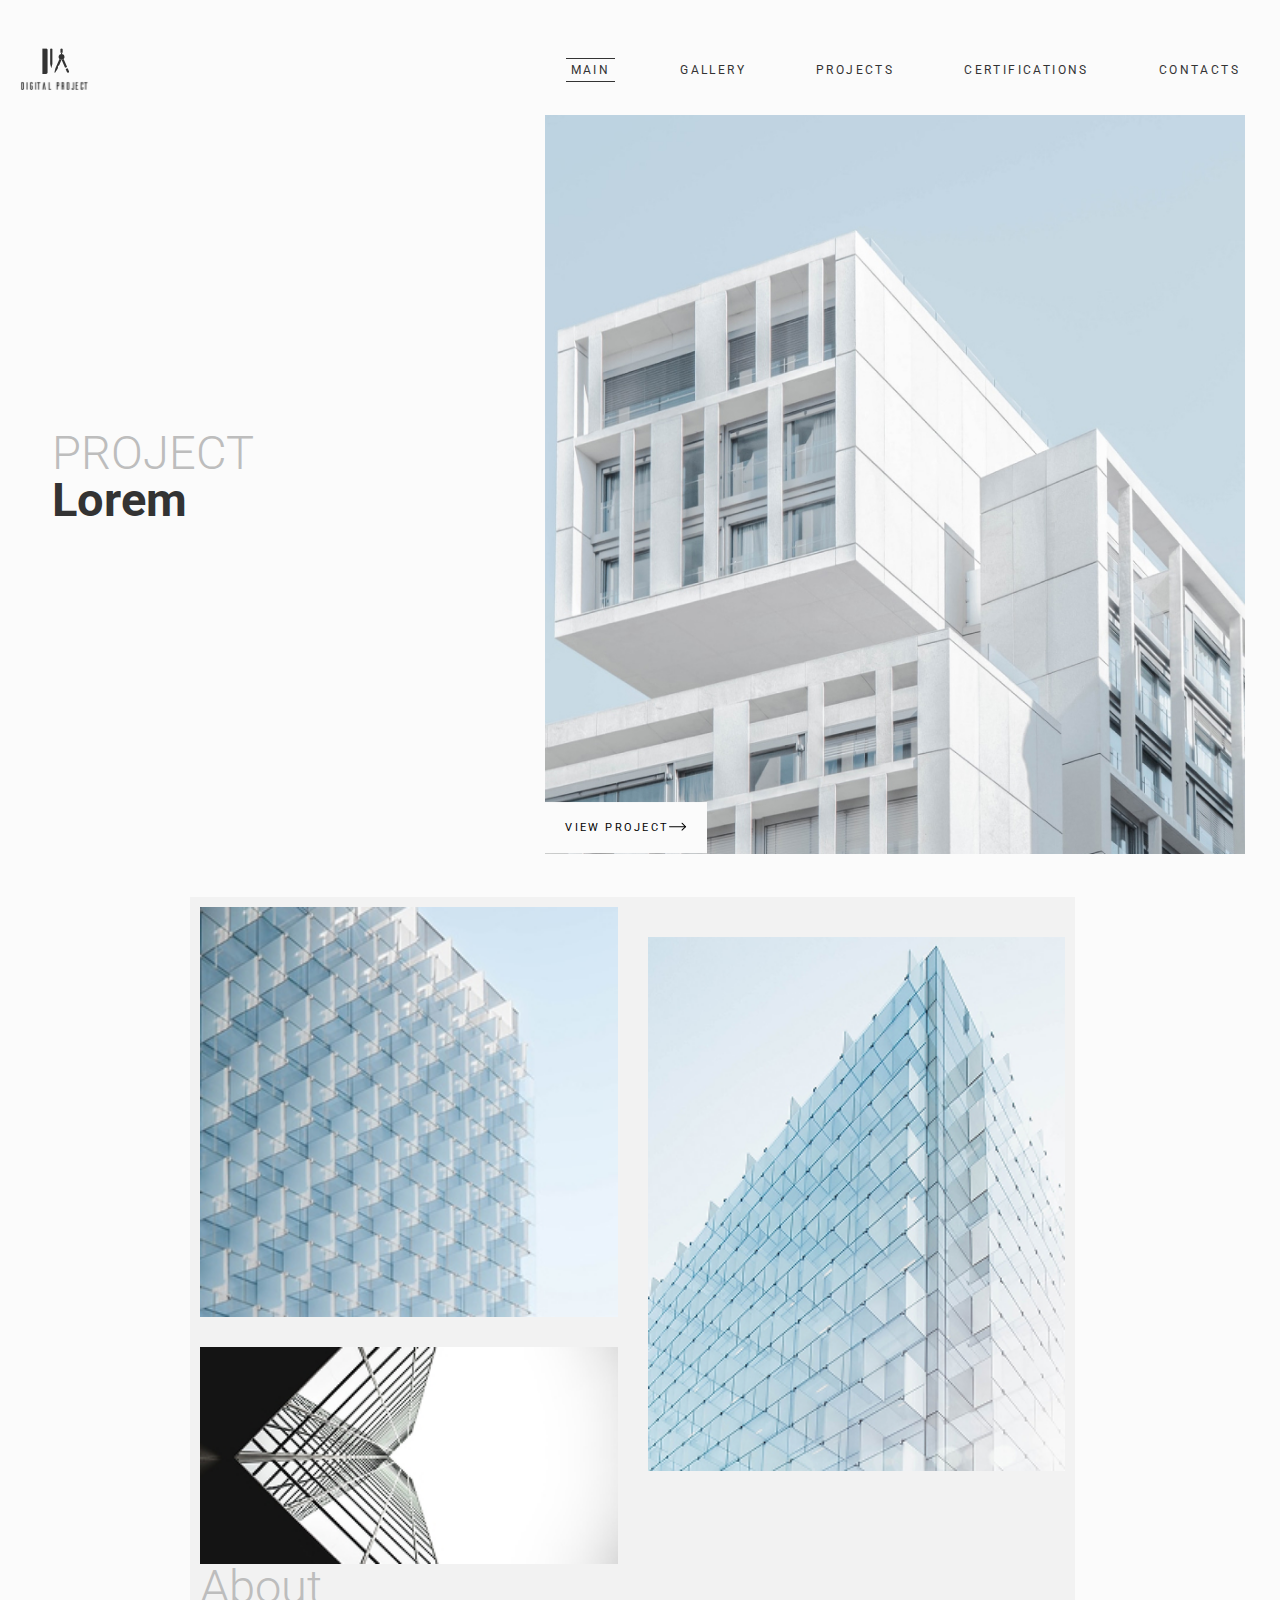
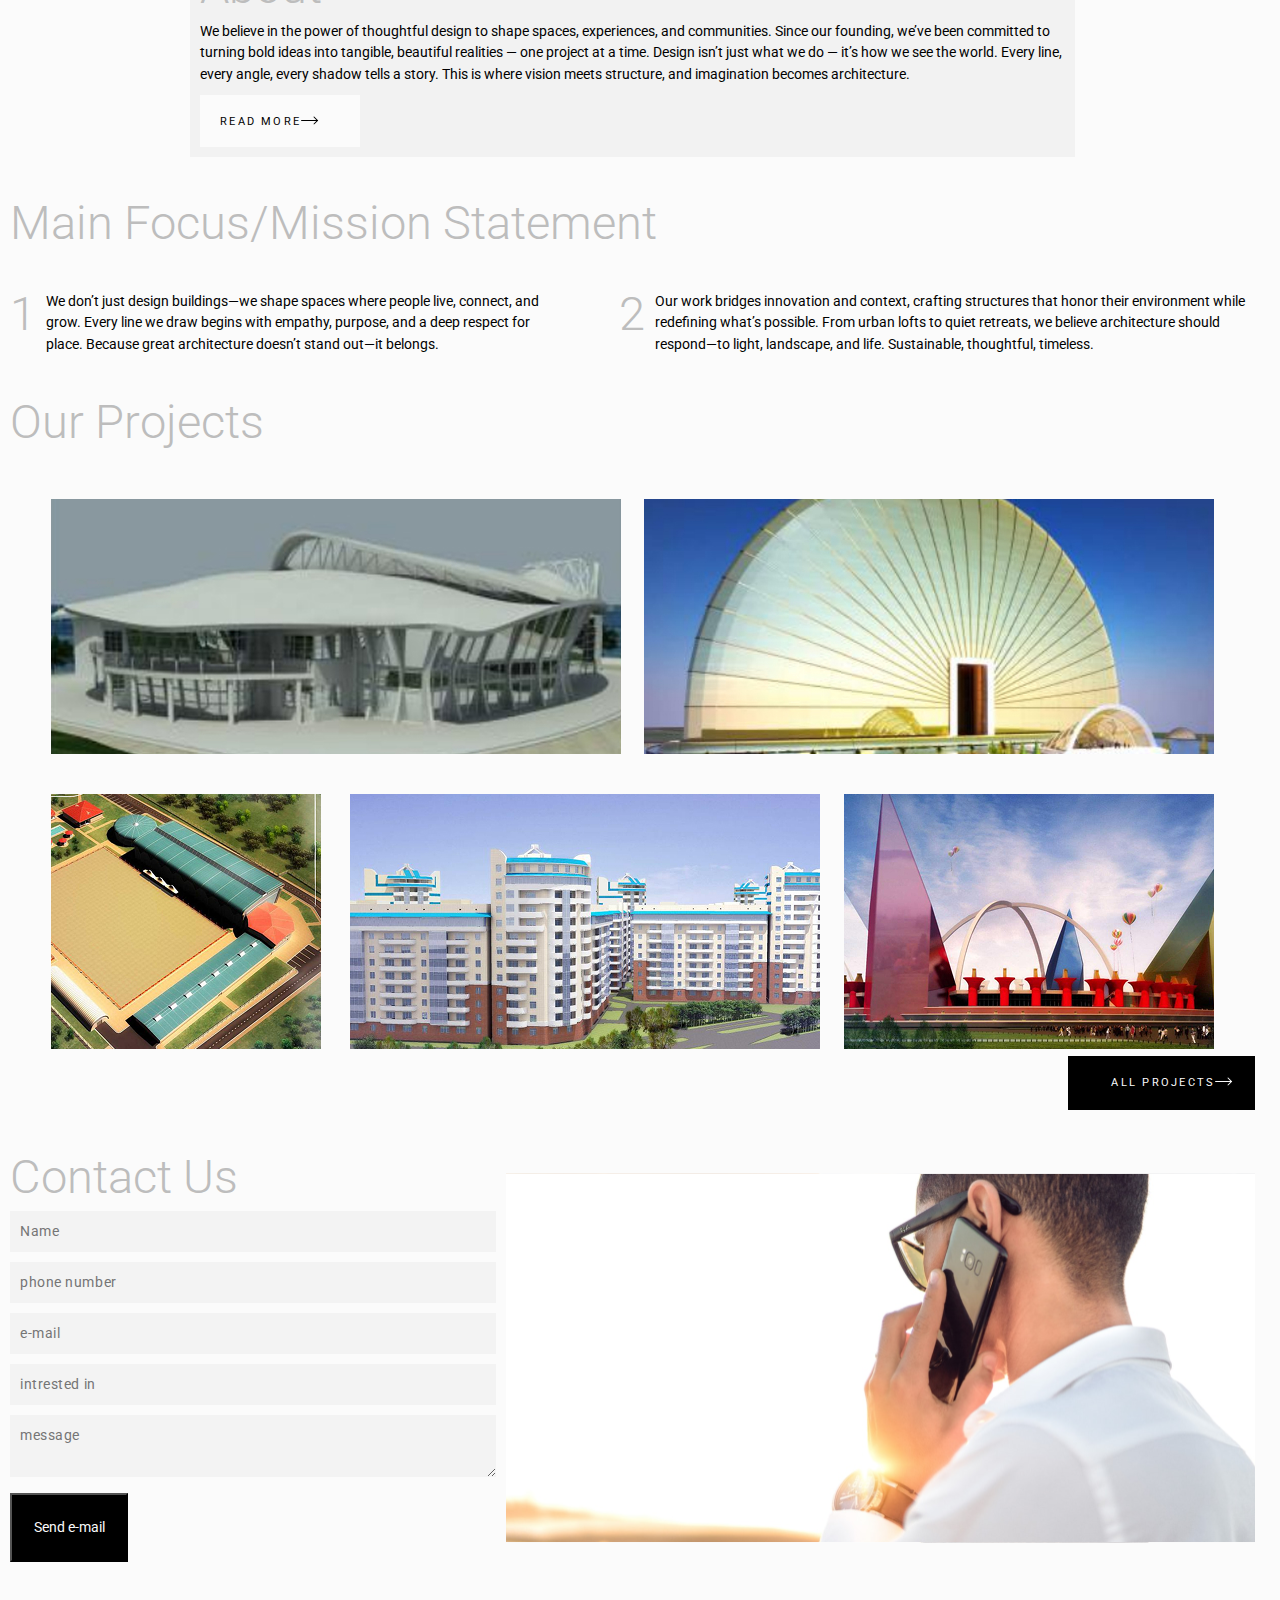
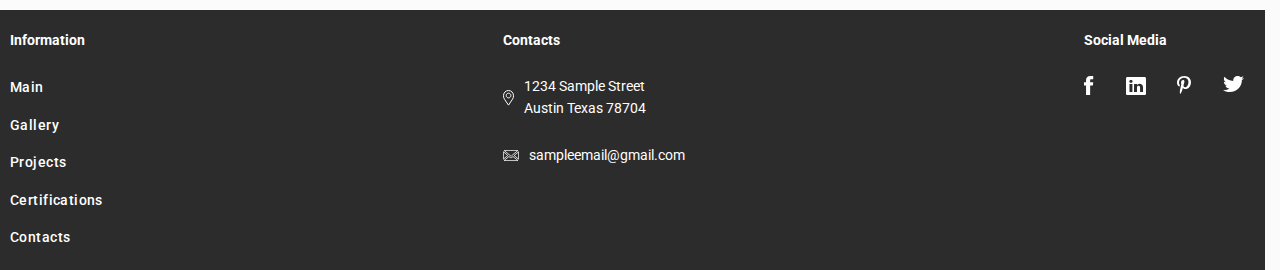
<file: index.html>
<!DOCTYPE html>
<html lang="en">
<head>
    <meta charset="UTF-8">
     <meta name="viewport" content="width=device-width, initial-scale=1.0, maximum-scale=1.0, minimum-scale=1.0">
     <link rel="stylesheet" href="./styles/main.css">
     <script src="/scripts/Main.js" type="module" defer></script>
    <title>Lorem</title>
</head>
<body>
    <header class="header" data-js-header>
        <button class="header__burger-btn" data-js-header-burger-button>
            <span></span>
            <span></span>
            <span></span>
        </button>
        <div class="header__logo">
            <img src="/image/logo2.svg" alt="Digital progect" class="logo">
        </div>
        <nav class="header__menu">
            <ul class="header__menu-list">
                <li class="header__menu-item">
                    <a href="/index.html" class="header__menu-link is-active">Main</a>
                </li> 
                <li class="header__menu-item">
                    <a href="/gallery.html" class="header__menu-link">Gallery</a>
                </li> 
                <li class="header__menu-item">
                    <a href="/projects.html" class="header__menu-link">Projects</a>
                </li>
                <li class="header__menu-item">
                    <a href="/certifications.html" class="header__menu-link">Certifications</a>
                </li>  
                <li class="header__menu-item">
                    <a href="/contacts.html" class="header__menu-link">Contacts</a>
                </li> 
            </ul>
        </nav>
    </header>
    <main>
        <section class="hero">
            <div class="hero__description">
                <h1 class="hero__title h1">
                    project
                </h1>
                <h2 class="hero__name h2">Lorem</h2>
            </div>
            <div class="hero__body">
                <div class="body__image">
                    <img src="/image/hero1.jpg" alt="building" width="700" height="760">
                </div>
                <a href="/" class="body__link button">view project <span class="arrow--right">
                    <svg width="18" height="9" viewBox="0 0 18 9" fill="none" xmlns="http://www.w3.org/2000/svg">
                        <path fill-rule="evenodd" clip-rule="evenodd" d="M0 4.5C0 4.22386 0.223858 4 0.5 4L16.5 4C16.7761 4 17 4.22386 17 4.5C17 4.77614 16.7761 5 16.5 5L0.5 5C0.223858 5 0 4.77614 0 4.5Z" fill="#333333" />
                        <path fill-rule="evenodd" clip-rule="evenodd" d="M12.6464 0.646447C12.8417 0.451184 13.1583 0.451184 13.3536 0.646447L17.2071 4.5L13.3536 8.35355C13.1583 8.54882 12.8417 8.54882 12.6464 8.35355C12.4512 8.15829 12.4512 7.84171 12.6464 7.64645L15.7929 4.5L12.6464 1.35355C12.4512 1.15829 12.4512 0.841709 12.6464 0.646447Z" fill="#333333" />
                    </svg>
                </span></a>
            </div>
        </section>


        <section class="about">
            <div class="about__gallery">
                <img src="/image/about/1.jpg" alt="building" width="270" height="265" class="img1">
                <img src="/image/about/2.jpg" alt="building" width="270" height="365" class="img2">
                <img src="/image/about/3.jpg" alt="building" width="270" height="140" class="img3">
            </div>
            <div class="about__body">
                <h2 class="body__title h1">
                    about
                </h2>
                <p class="body__description">
                    We believe in the power of thoughtful design to shape spaces, experiences, and communities.  
Since our founding, we’ve been committed to turning bold ideas into tangible, beautiful realities — one project at a time.  Design isn’t just what we do — it’s how we see the world.   Every line, every angle, every shadow tells a story.  This is where vision meets structure, and imagination becomes architecture.
                </p>
                <a href="/" class="body__read button">read more <span class="arrow--right">
                    <svg width="18" height="9" viewBox="0 0 18 9" fill="none" xmlns="http://www.w3.org/2000/svg">
                        <path fill-rule="evenodd" clip-rule="evenodd" d="M0 4.5C0 4.22386 0.223858 4 0.5 4L16.5 4C16.7761 4 17 4.22386 17 4.5C17 4.77614 16.7761 5 16.5 5L0.5 5C0.223858 5 0 4.77614 0 4.5Z" fill="#333333" />
                        <path fill-rule="evenodd" clip-rule="evenodd" d="M12.6464 0.646447C12.8417 0.451184 13.1583 0.451184 13.3536 0.646447L17.2071 4.5L13.3536 8.35355C13.1583 8.54882 12.8417 8.54882 12.6464 8.35355C12.4512 8.15829 12.4512 7.84171 12.6464 7.64645L15.7929 4.5L12.6464 1.35355C12.4512 1.15829 12.4512 0.841709 12.6464 0.646447Z" fill="#333333" />
                    </svg>
                </span></a>
            </div>
            <div class="about__background">

            </div>
        </section>
        
        <section class="mission">
            <h2 class="mission__title h1">
                main focus/mission statement
            </h2>
            <div class="mission__body">
            <div class="statement">
                <div class="statement__numder h1">1</div>
                We don’t just design buildings—we shape spaces where people live, connect, and grow.
Every line we draw begins with empathy, purpose, and a deep respect for place.
Because great architecture doesn’t stand out—it belongs.
            </div>
             <div class="statement">
                <div class="statement__numder h1">2</div>
                Our work bridges innovation and context, crafting structures that honor their environment while redefining what’s possible.
From urban lofts to quiet retreats, we believe architecture should respond—to light, landscape, and life.
Sustainable, thoughtful, timeless.
            </div>
            </div>
        </section>

        <section class="projects">
            <h2 class="h1 projects__title">our projects</h2>
            <div class="projects__gallery">
                <ul class="projects__list">
                    <li class="projects__item">
                        <a href="/" class="projects__link">
                            <img class="projects__image" src="/image/projects/1.jpg" width="570" height="255">
                            <div class="projects__content">
                                <h3 class="content__title">
                                    Sample <br> project
                                </h3>
                                <span class="content__view">View more
                                    <span class="arrow--right">
                                        <svg width="18" height="9" viewBox="0 0 18 9" fill="none" xmlns="http://www.w3.org/2000/svg">
                                         <path fill-rule="evenodd" clip-rule="evenodd" d="M0 4.5C0 4.22386 0.223858 4 0.5 4L16.5 4C16.7761 4 17 4.22386 17 4.5C17 4.77614 16.7761 5 16.5 5L0.5 5C0.223858 5 0 4.77614 0 4.5Z" fill="#333333" />
                                        <path fill-rule="evenodd" clip-rule="evenodd" d="M12.6464 0.646447C12.8417 0.451184 13.1583 0.451184 13.3536 0.646447L17.2071 4.5L13.3536 8.35355C13.1583 8.54882 12.8417 8.54882 12.6464 8.35355C12.4512 8.15829 12.4512 7.84171 12.6464 7.64645L15.7929 4.5L12.6464 1.35355C12.4512 1.15829 12.4512 0.841709 12.6464 0.646447Z" fill="#333333" />
                                     </svg>
                                </span> 
                                </span>
                            </div>
                        </a>
                    </li>
                    <li class="projects__item">
                        <a href="/" class="projects__link">
                            <img class="projects__image project1" src="/image/projects/2.jpg" width="570" height="255">
                            <div class="projects__content">
                                <h3 class="content__title">
                                    Sample <br> project
                                </h3>
                                <span class="content__view">View more
                                    <span class="arrow--right">
                                        <svg width="18" height="9" viewBox="0 0 18 9" fill="none" xmlns="http://www.w3.org/2000/svg">
                                         <path fill-rule="evenodd" clip-rule="evenodd" d="M0 4.5C0 4.22386 0.223858 4 0.5 4L16.5 4C16.7761 4 17 4.22386 17 4.5C17 4.77614 16.7761 5 16.5 5L0.5 5C0.223858 5 0 4.77614 0 4.5Z" fill="#333333" />
                                        <path fill-rule="evenodd" clip-rule="evenodd" d="M12.6464 0.646447C12.8417 0.451184 13.1583 0.451184 13.3536 0.646447L17.2071 4.5L13.3536 8.35355C13.1583 8.54882 12.8417 8.54882 12.6464 8.35355C12.4512 8.15829 12.4512 7.84171 12.6464 7.64645L15.7929 4.5L12.6464 1.35355C12.4512 1.15829 12.4512 0.841709 12.6464 0.646447Z" fill="#333333" />
                                     </svg>
                                </span> 
                                </span>
                            </div>
                        </a>
                    </li>
                    <li class="projects__item">
                        <a href="/" class="projects__link">
                            <img class="projects__image project2" src="/image/projects/3.jpg" width="270" height="255">
                            <div class="projects__content">
                                <h3 class="content__title">
                                    Sample <br> project
                                </h3>
                                <span class="content__view">View more
                                    <span class="arrow--right">
                                        <svg width="18" height="9" viewBox="0 0 18 9" fill="none" xmlns="http://www.w3.org/2000/svg">
                                         <path fill-rule="evenodd" clip-rule="evenodd" d="M0 4.5C0 4.22386 0.223858 4 0.5 4L16.5 4C16.7761 4 17 4.22386 17 4.5C17 4.77614 16.7761 5 16.5 5L0.5 5C0.223858 5 0 4.77614 0 4.5Z" fill="#333333" />
                                        <path fill-rule="evenodd" clip-rule="evenodd" d="M12.6464 0.646447C12.8417 0.451184 13.1583 0.451184 13.3536 0.646447L17.2071 4.5L13.3536 8.35355C13.1583 8.54882 12.8417 8.54882 12.6464 8.35355C12.4512 8.15829 12.4512 7.84171 12.6464 7.64645L15.7929 4.5L12.6464 1.35355C12.4512 1.15829 12.4512 0.841709 12.6464 0.646447Z" fill="#333333" />
                                     </svg>
                                </span> 
                                </span>
                            </div>
                        </a>
                    </li>
                    <li class="projects__item">
                        <a href="/" class="projects__link">
                            <img class="projects__image project3" src="/image/projects/4.jpg" width="470" height="255">
                            <div class="projects__content">
                                <h3 class="content__title">
                                    Sample <br> project
                                </h3>
                                <span class="content__view">View more
                                    <span class="arrow--right">
                                        <svg width="18" height="9" viewBox="0 0 18 9" fill="none" xmlns="http://www.w3.org/2000/svg">
                                         <path fill-rule="evenodd" clip-rule="evenodd" d="M0 4.5C0 4.22386 0.223858 4 0.5 4L16.5 4C16.7761 4 17 4.22386 17 4.5C17 4.77614 16.7761 5 16.5 5L0.5 5C0.223858 5 0 4.77614 0 4.5Z" fill="#333333" />
                                        <path fill-rule="evenodd" clip-rule="evenodd" d="M12.6464 0.646447C12.8417 0.451184 13.1583 0.451184 13.3536 0.646447L17.2071 4.5L13.3536 8.35355C13.1583 8.54882 12.8417 8.54882 12.6464 8.35355C12.4512 8.15829 12.4512 7.84171 12.6464 7.64645L15.7929 4.5L12.6464 1.35355C12.4512 1.15829 12.4512 0.841709 12.6464 0.646447Z" fill="#333333" />
                                     </svg>
                                </span> 
                                </span>
                            </div>
                        </a>
                    </li>
                    <li class="projects__item">
                        <a href="/" class="projects__link">
                            <img class="projects__image project4" src="/image/projects/5.jpg" width="370" height="255">
                            <div class="projects__content">
                                <h3 class="content__title">
                                    Sample <br> project
                                </h3>
                                <span class="content__view">View more
                                    <span class="arrow--right">
                                        <svg width="18" height="9" viewBox="0 0 18 9" fill="none" xmlns="http://www.w3.org/2000/svg">
                                         <path fill-rule="evenodd" clip-rule="evenodd" d="M0 4.5C0 4.22386 0.223858 4 0.5 4L16.5 4C16.7761 4 17 4.22386 17 4.5C17 4.77614 16.7761 5 16.5 5L0.5 5C0.223858 5 0 4.77614 0 4.5Z" fill="#333333" />
                                        <path fill-rule="evenodd" clip-rule="evenodd" d="M12.6464 0.646447C12.8417 0.451184 13.1583 0.451184 13.3536 0.646447L17.2071 4.5L13.3536 8.35355C13.1583 8.54882 12.8417 8.54882 12.6464 8.35355C12.4512 8.15829 12.4512 7.84171 12.6464 7.64645L15.7929 4.5L12.6464 1.35355C12.4512 1.15829 12.4512 0.841709 12.6464 0.646447Z" fill="#333333" />
                                     </svg>
                                </span> 
                                </span>
                            </div>
                        </a>
                    </li>
                </ul>
            </div>
          <div class="projects__all">
            <a href="" class="projects__button button--dark">all projects
               <span class="arrow--right">
                    <svg width="18" height="9" viewBox="0 0 18 9" fill="none" xmlns="http://www.w3.org/2000/svg">
                        <path fill-rule="evenodd" clip-rule="evenodd" d="M0 4.5C0 4.22386 0.223858 4 0.5 4L16.5 4C16.7761 4 17 4.22386 17 4.5C17 4.77614 16.7761 5 16.5 5L0.5 5C0.223858 5 0 4.77614 0 4.5Z" fill="#333333" />
                        <path fill-rule="evenodd" clip-rule="evenodd" d="M12.6464 0.646447C12.8417 0.451184 13.1583 0.451184 13.3536 0.646447L17.2071 4.5L13.3536 8.35355C13.1583 8.54882 12.8417 8.54882 12.6464 8.35355C12.4512 8.15829 12.4512 7.84171 12.6464 7.64645L15.7929 4.5L12.6464 1.35355C12.4512 1.15829 12.4512 0.841709 12.6464 0.646447Z" fill="#333333" />
                    </svg>
                </span> 
            </a>
        </div>
        </section>

        <section class="contact">
            <img src="/image/contact.svg" alt="A man with a phone" width="749" height="369">
            <form action="/index.html" class="contact__form" novalidate data-js-form>
                <h2 class="h1 form__title">
                    Contact us
                </h2>
                <p class="form__field">
                    <input type="text" placeholder="Name" minlength="2" maxlength="15" id="name-errors" class="field__input">
                    <span class="field__errors" data-js-form-field-errors aria-errormessage="name-errors"></span>
                </p>
                <p class="form__field ">
                    <input type="text" placeholder="phone number" required minlength="10" title="incorrect format of number" id="phone-errors"
                    class="field__input">
                    <span class="field__errors" data-js-form-field-errors aria-errormessage="phone-errors"></span>
                </p>
                <p class="form__field">
                    <input type="E-mail" placeholder="e-mail" required id="mail-errors">
                    <span class="field__errors" data-js-form-field-errors aria-errormessage="mail-errors"></span>
                </p>
                <p class="form__filed">
                    <input type="text" placeholder="intrested in" id="intrested-errors">
                    <span class="field__errors" data-js-form-field-errors aria-errormessage="intrested-errors"></span>
                </p>
                <p class="form__field">
                    <textarea type="text" placeholder="message" required id="message-errors"></textarea>
                    <span class="field__errors" data-js-form-field-errors aria-errormessage="message-errors"></span>
                </p>
                <button type="submit" class="button--dark">Send e-mail</button>
            </form>
        </section>


    </main>
    <footer class="footer">

        <div class="footer__information">
            <h2 class="footer__title">Information</h2>
            <ul class="information__list">
                <li class="information__item">
                   <a href="/index.html" class="footer__link">Main</a>
                </li>
                <li class="information__item">
                    <a href="/gallery.html" class="footer__link">Gallery</a>
                </li>
                <li class="information__item">
                    <a href="/.projects.html" class="footer__link">Projects</a>
                </li>
                <li class="information__item">
                    <a href="/certifications.html" class="footer__link">Certifications</a>
                </li>
                <li class="information__item">
                    <a href="/contacts.html" class="footer__link">Contacts</a>
                </li>
            </ul>
        </div>
        <div class="footer__contacts">
            <h2 class="footer__title">Contacts</h2>
            <ul class="contacts__list">
                <li class="contacts__item">
                    <svg width="11" height="16" viewBox="0 0 11 16" fill="none" xmlns="http://www.w3.org/2000/svg">
<path d="M1.96777 1.98828C3.91982 0.00391303 7.08053 0.00395793 9.03223 1.98828C9.89887 2.86957 10.4021 4.16581 10.4873 5.52246C10.5725 6.87893 10.2359 8.23952 9.49707 9.24121L9.49219 9.24902L9.48633 9.25684L5.5 15.1113L1.51367 9.25684L1.50781 9.24902L1.50293 9.24121L1.36914 9.0498C0.723641 8.06991 0.43285 6.7943 0.512695 5.52246C0.59787 4.16581 1.10113 2.86957 1.96777 1.98828ZM5.55371 3.19238C4.26704 3.19238 3.23843 4.2503 3.23828 5.53809C3.23828 6.826 4.26695 7.88477 5.55371 7.88477C6.8404 7.88468 7.86914 6.82595 7.86914 5.53809C7.86899 4.25035 6.84031 3.19247 5.55371 3.19238Z" stroke="currentColor"/>
</svg>
                    <span>1234 Sample Street <br>
                    Austin Texas 78704</span>
                </li>

                <li class="contacts__item">
                    <svg width="16" height="11" viewBox="0 0 16 11" fill="none" xmlns="http://www.w3.org/2000/svg">
<path d="M6.96387 7.30078L6.96484 7.30176C7.2578 7.54835 7.63462 7.67773 8.02246 7.67773C8.40997 7.67771 8.78703 7.54699 9.08008 7.2998V7.29883L10.0342 6.48926L15.0107 10.5996H0.985352L5.9707 6.45898L6.96387 7.30078ZM15.5996 9.1748L11.1768 5.52051L15.5996 1.76855V9.1748ZM4.8291 5.49121L0.400391 9.16895V1.7373L4.8291 5.49121ZM14.9355 0.400391L8.44922 5.90234V5.90332L8.16211 6.14648L8.13965 6.16211L8.13477 6.16504C8.107 6.18374 8.06664 6.19727 8.02344 6.19727H8.02051C7.95694 6.19727 7.91555 6.17531 7.90234 6.16406L1.09961 0.400391H14.9355Z" stroke="currentColor" stroke-width="0.8"/>
</svg>
                    <span>sampleemail@gmail.com</span>
                </li>
            </ul>      
        </div>
        <div class="footer__soc1als">
            <h2 class="footer__title">Social Media</h2>
            <ul class="soc1als__list">
                <li class="soc1als__item">
                    <a href="/">
                        <img src="/image/soc1als/facebook.svg" alt="">
                    </a>
                </li>
                <li class="soc1als__item">
                    <a href="/">
                        <img src="/image//soc1als/Linked In.svg" alt="">
                    </a>
                </li>
                <li class="soc1als__item">
                    <a href="/">
                        <img src="/image/soc1als/pininterest.svg" alt="">
                    </a>
                </li>
                <li class="soc1als__item">
                    <a href="/">
                        <img src="/image/soc1als/twitter.svg" alt="">
                    </a>
                </li>
            </ul>
        </div>
    </footer>
</body>
</html>
</file>
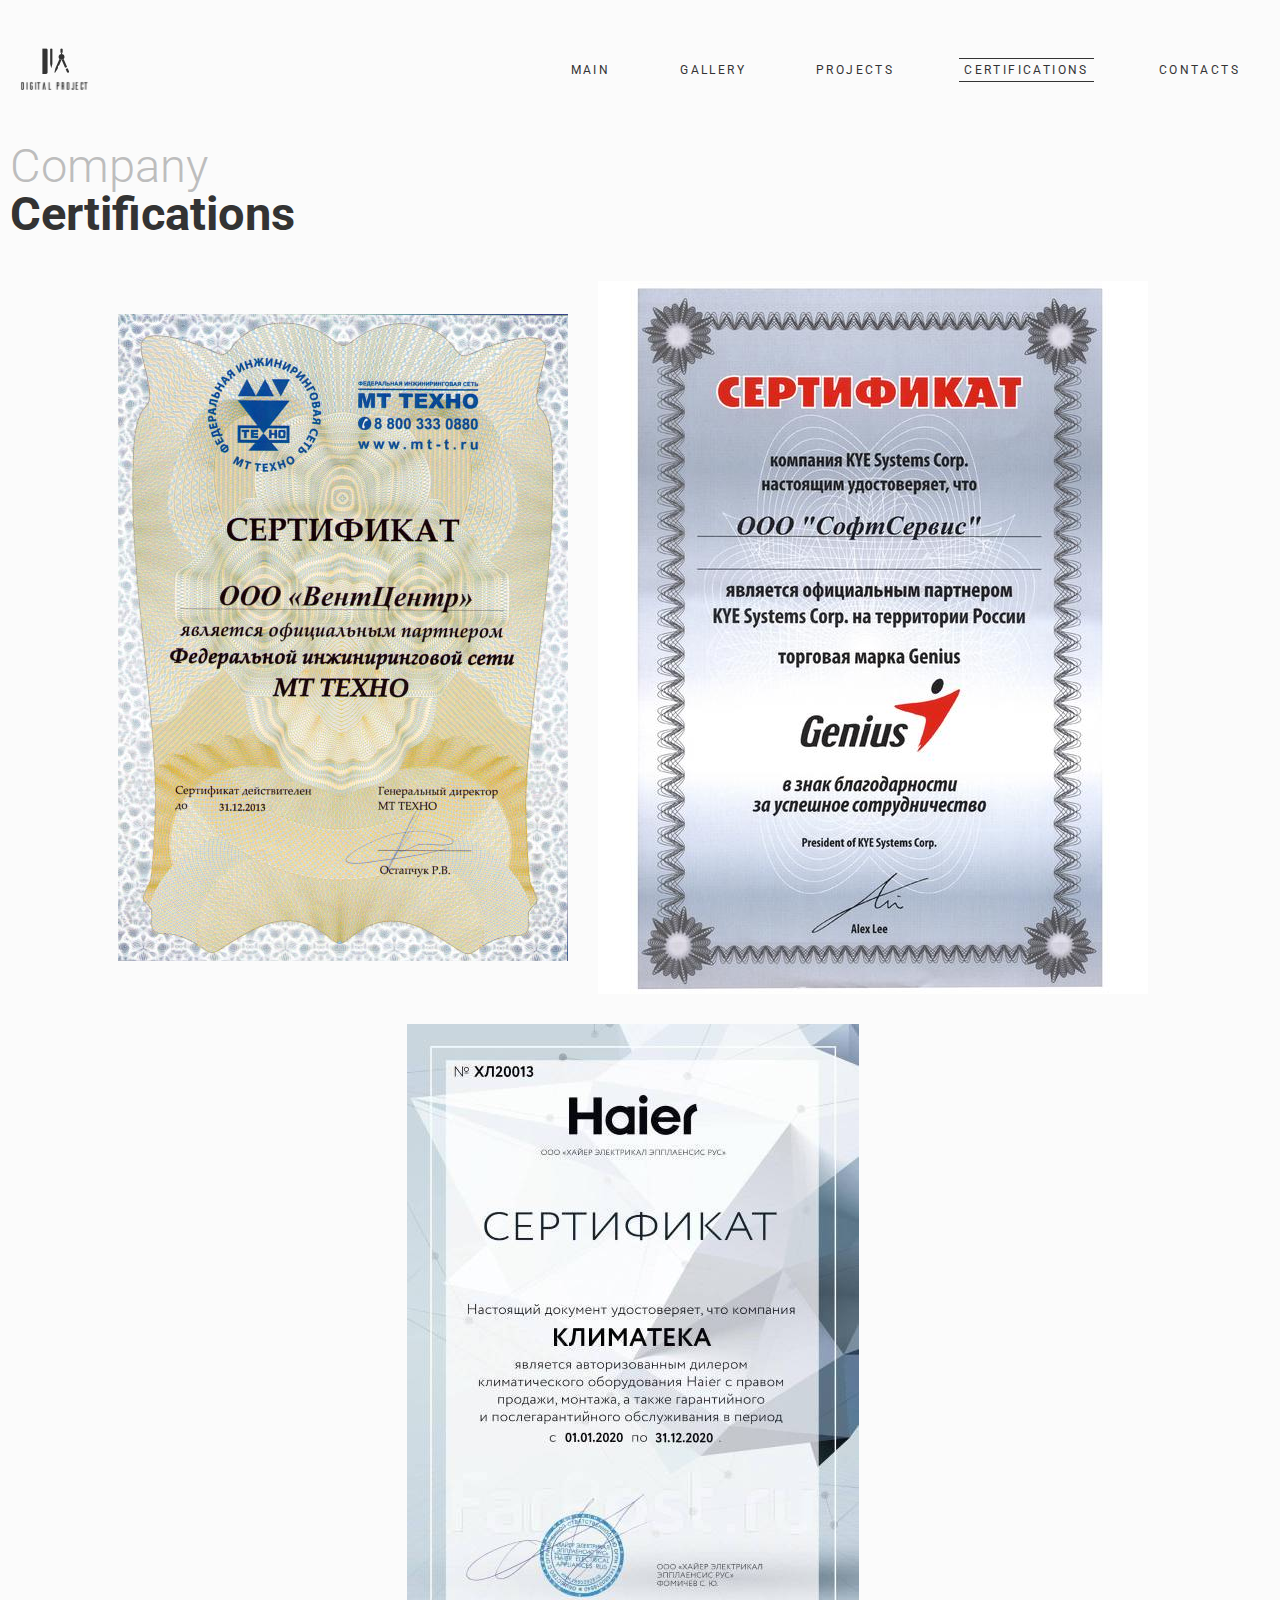
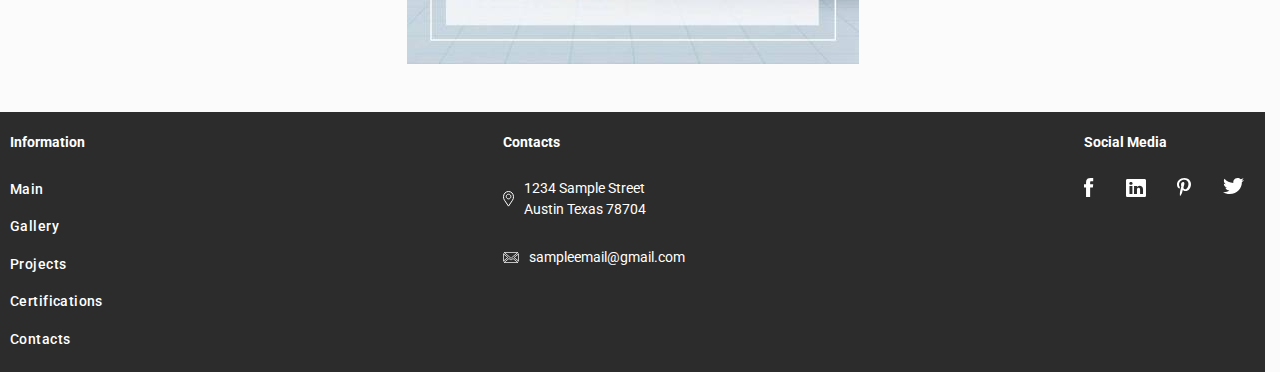
<file: certifications.html>
<!DOCTYPE html>
<html lang="en">
<head>
    <meta charset="UTF-8">
     <meta name="viewport" content="width=device-width, initial-scale=1.0, maximum-scale=1.0, minimum-scale=1.0">
     <link rel="stylesheet" href="./styles/main.css">
     <script src="/scripts/Main.js" type="module" defer></script>
    <title>Lorem</title>
</head>
<body>
    <header class="header" data-js-header>
        <button class="header__burger-btn" data-js-header-burger-button>
            <span></span>
            <span></span>
            <span></span>
        </button>
        <div class="header__logo">
            <img src="/image/logo2.svg" alt="Digital progect" class="logo">
        </div>
        <nav class="header__menu">
            <ul class="header__menu-list">
                <li class="header__menu-item">
                    <a href="/index.html" class="header__menu-link ">Main</a>
                </li> 
                <li class="header__menu-item">
                    <a href="/gallery.html" class="header__menu-link">Gallery</a>
                </li> 
                <li class="header__menu-item">
                    <a href="/projects.html" class="header__menu-link">Projects</a>
                </li>
                <li class="header__menu-item">
                    <a href="/certifications.html" class="header__menu-link is-active">Certifications</a>
                </li>  
                <li class="header__menu-item">
                    <a href="/contacts.html" class="header__menu-link">Contacts</a>
                </li> 
            </ul>
        </nav>
    </header>
<main>
    <section class="certifications">
            <header class="certifications__header">
                <h1 class="header__title h1">Company</h1>
                <h2 class="header__name h2">Certifications</h2>
            </header>
            <div class="certifications__content">
                
                <img src="/image/certifications/2.jpg" alt="certification">
                <img src="/image/certifications/3.jpg" alt="certification">
                <img src="/image/certifications/6.jpg" alt="certification">
            </div>
    </section>

</main>
    <footer class="footer">

        <div class="footer__information">
            <h2 class="footer__title">Information</h2>
            <ul class="information__list">
                <li class="information__item">
                   <a href="/index.html" class="footer__link">Main</a>
                </li>
                <li class="information__item">
                    <a href="/gallery.html" class="footer__link">Gallery</a>
                </li>
                <li class="information__item">
                    <a href="/.projects.html" class="footer__link">Projects</a>
                </li>
                <li class="information__item">
                    <a href="/certifications.html" class="footer__link">Certifications</a>
                </li>
                <li class="information__item">
                    <a href="/contacts.html" class="footer__link">Contacts</a>
                </li>
            </ul>
        </div>
        <div class="footer__contacts">
            <h2 class="footer__title">Contacts</h2>
            <ul class="contacts__list">
                <li class="contacts__item">
                    <svg width="11" height="16" viewBox="0 0 11 16" fill="none" xmlns="http://www.w3.org/2000/svg">
<path d="M1.96777 1.98828C3.91982 0.00391303 7.08053 0.00395793 9.03223 1.98828C9.89887 2.86957 10.4021 4.16581 10.4873 5.52246C10.5725 6.87893 10.2359 8.23952 9.49707 9.24121L9.49219 9.24902L9.48633 9.25684L5.5 15.1113L1.51367 9.25684L1.50781 9.24902L1.50293 9.24121L1.36914 9.0498C0.723641 8.06991 0.43285 6.7943 0.512695 5.52246C0.59787 4.16581 1.10113 2.86957 1.96777 1.98828ZM5.55371 3.19238C4.26704 3.19238 3.23843 4.2503 3.23828 5.53809C3.23828 6.826 4.26695 7.88477 5.55371 7.88477C6.8404 7.88468 7.86914 6.82595 7.86914 5.53809C7.86899 4.25035 6.84031 3.19247 5.55371 3.19238Z" stroke="currentColor"/>
</svg>
                    <span>1234 Sample Street <br>
                    Austin Texas 78704</span>
                </li>

                <li class="contacts__item">
                    <svg width="16" height="11" viewBox="0 0 16 11" fill="none" xmlns="http://www.w3.org/2000/svg">
<path d="M6.96387 7.30078L6.96484 7.30176C7.2578 7.54835 7.63462 7.67773 8.02246 7.67773C8.40997 7.67771 8.78703 7.54699 9.08008 7.2998V7.29883L10.0342 6.48926L15.0107 10.5996H0.985352L5.9707 6.45898L6.96387 7.30078ZM15.5996 9.1748L11.1768 5.52051L15.5996 1.76855V9.1748ZM4.8291 5.49121L0.400391 9.16895V1.7373L4.8291 5.49121ZM14.9355 0.400391L8.44922 5.90234V5.90332L8.16211 6.14648L8.13965 6.16211L8.13477 6.16504C8.107 6.18374 8.06664 6.19727 8.02344 6.19727H8.02051C7.95694 6.19727 7.91555 6.17531 7.90234 6.16406L1.09961 0.400391H14.9355Z" stroke="currentColor" stroke-width="0.8"/>
</svg>
                    <span>sampleemail@gmail.com</span>
                </li>
            </ul>      
        </div>
        <div class="footer__soc1als">
            <h2 class="footer__title">Social Media</h2>
            <ul class="soc1als__list">
                <li class="soc1als__item">
                    <a href="/">
                        <img src="/image/soc1als/facebook.svg" alt="">
                    </a>
                </li>
                <li class="soc1als__item">
                    <a href="/">
                        <img src="/image//soc1als/Linked In.svg" alt="">
                    </a>
                </li>
                <li class="soc1als__item">
                    <a href="/">
                        <img src="/image/soc1als/pininterest.svg" alt="">
                    </a>
                </li>
                <li class="soc1als__item">
                    <a href="/">
                        <img src="/image/soc1als/twitter.svg" alt="">
                    </a>
                </li>
            </ul>
        </div>
    </footer>
</body>
</html>
</file>
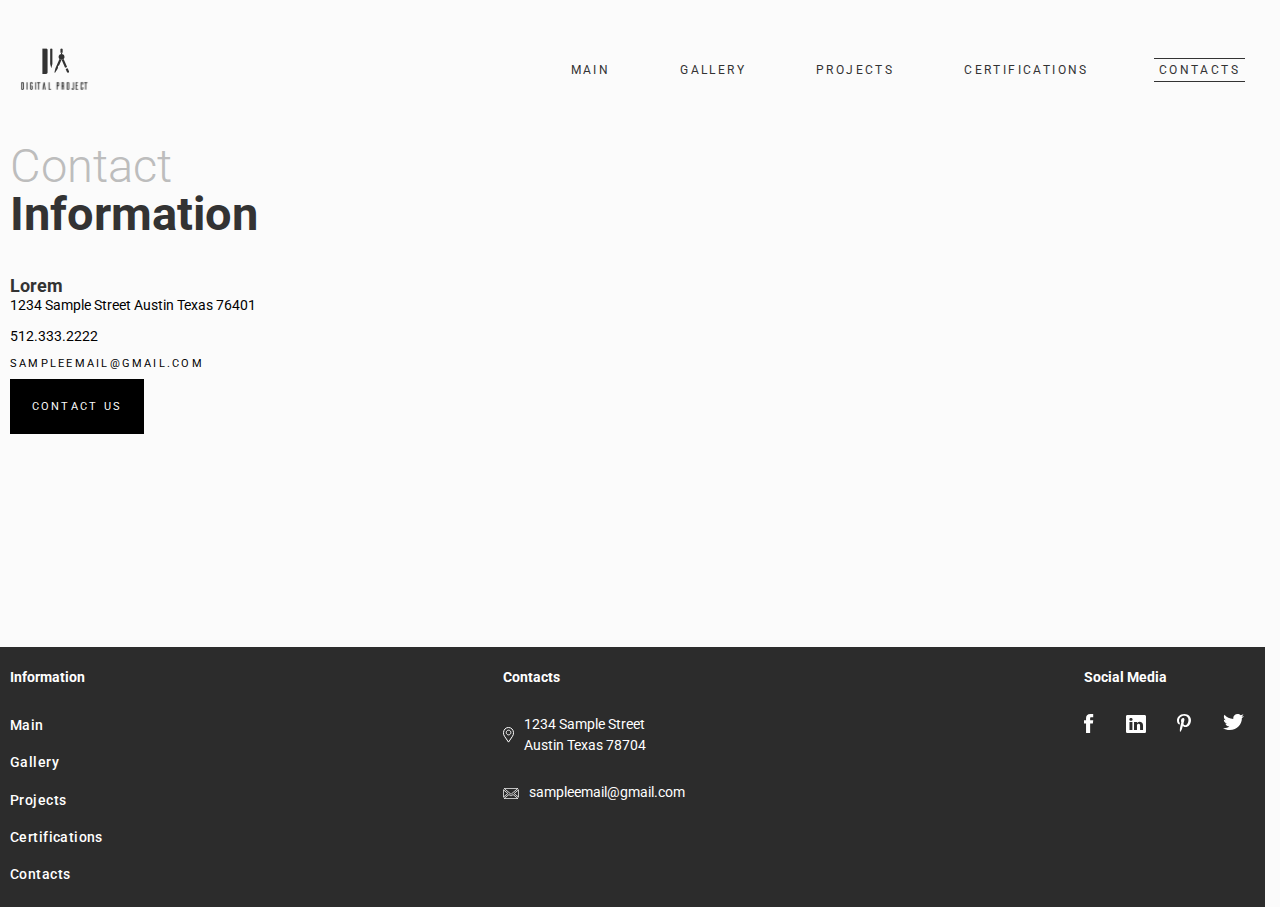
<file: contacts.html>
<!DOCTYPE html>
<html lang="en">
<head>
    <meta charset="UTF-8">
     <meta name="viewport" content="width=device-width, initial-scale=1.0, maximum-scale=1.0, minimum-scale=1.0">
     <link rel="stylesheet" href="./styles/main.css">
     <script src="/scripts/Main.js" type="module" defer></script>
    <title>Lorem</title>
</head>
<body>
    <header class="header" data-js-header>
        <button class="header__burger-btn" data-js-header-burger-button>
            <span></span>
            <span></span>
            <span></span>
        </button>
        <div class="header__logo">
            <img src="/image/logo2.svg" alt="Digital progect" class="logo">
        </div>
        <nav class="header__menu">
            <ul class="header__menu-list">
                <li class="header__menu-item">
                    <a href="/index.html" class="header__menu-link ">Main</a>
                </li> 
                <li class="header__menu-item">
                    <a href="/gallery.html" class="header__menu-link">Gallery</a>
                </li> 
                <li class="header__menu-item">
                    <a href="/projects.html" class="header__menu-link">Projects</a>
                </li>
                <li class="header__menu-item">
                    <a href="" class="header__menu-link">Certifications</a>
                </li>  
                <li class="header__menu-item">
                    <a href="/contacts.html" class="header__menu-link is-active">Contacts</a>
                </li> 
            </ul>
        </nav>
    </header>
<main>
    <section class="contacts">
        <div class="contacts__info">
        <header class="contacts__header">
                <h1 class="header__title h1">Contact</h1>
                <h2 class="header__name h2">Information</h2>
        </header>
        <div class="contacts__content">
            <div class="content__address">
                <h3 class="company__name h2">Lorem</h3>
                <div class="company__address">1234 Sample Street Austin Texas 76401</div>
            </div>
            <div class="content__phone">
                512.333.2222
            </div>
            <a href="mailto:sampleemail@gmail.com" class="content__mail">sampleemail@gmail.com</a>
        </div>
        <a href="mailto:sampleemail@gmail.com" class="button--dark">Contact us</a>
        </div>
        <div class="contacts__map">
            <iframe src="https://www.google.com/maps/embed?pb=!1m18!1m12!1m3!1d12344.996911359774!2d-77.16878127195754!3d39.32793854109961!2m3!1f0!2f0!3f0!3m2!1i1024!2i768!4f13.1!3m3!1m2!1s0x89c82b1302235f69%3A0x3a0cc955a647d167!2sColleen%20Rutledge%20Eventing!5e0!3m2!1sru!2sby!4v1761068840222!5m2!1sru!2sby" style="border:0;" allowfullscreen="" loading="lazy" referrerpolicy="no-referrer-when-downgrade"></iframe>
        </div>
    </section>

</main>
    <footer class="footer">

        <div class="footer__information">
            <h2 class="footer__title">Information</h2>
            <ul class="information__list">
                <li class="information__item">
                   <a href="/index.html" class="footer__link">Main</a>
                </li>
                <li class="information__item">
                    <a href="/gallery.html" class="footer__link">Gallery</a>
                </li>
                <li class="information__item">
                    <a href="/.projects.html" class="footer__link">Projects</a>
                </li>
                <li class="information__item">
                    <a href="/certifications.html" class="footer__link">Certifications</a>
                </li>
                <li class="information__item">
                    <a href="/contacts.html" class="footer__link">Contacts</a>
                </li>
            </ul>
        </div>
        <div class="footer__contacts">
            <h2 class="footer__title">Contacts</h2>
            <ul class="contacts__list">
                <li class="contacts__item">
                    <svg width="11" height="16" viewBox="0 0 11 16" fill="none" xmlns="http://www.w3.org/2000/svg">
<path d="M1.96777 1.98828C3.91982 0.00391303 7.08053 0.00395793 9.03223 1.98828C9.89887 2.86957 10.4021 4.16581 10.4873 5.52246C10.5725 6.87893 10.2359 8.23952 9.49707 9.24121L9.49219 9.24902L9.48633 9.25684L5.5 15.1113L1.51367 9.25684L1.50781 9.24902L1.50293 9.24121L1.36914 9.0498C0.723641 8.06991 0.43285 6.7943 0.512695 5.52246C0.59787 4.16581 1.10113 2.86957 1.96777 1.98828ZM5.55371 3.19238C4.26704 3.19238 3.23843 4.2503 3.23828 5.53809C3.23828 6.826 4.26695 7.88477 5.55371 7.88477C6.8404 7.88468 7.86914 6.82595 7.86914 5.53809C7.86899 4.25035 6.84031 3.19247 5.55371 3.19238Z" stroke="currentColor"/>
</svg>
                    <span>1234 Sample Street <br>
                    Austin Texas 78704</span>
                </li>

                <li class="contacts__item">
                    <svg width="16" height="11" viewBox="0 0 16 11" fill="none" xmlns="http://www.w3.org/2000/svg">
<path d="M6.96387 7.30078L6.96484 7.30176C7.2578 7.54835 7.63462 7.67773 8.02246 7.67773C8.40997 7.67771 8.78703 7.54699 9.08008 7.2998V7.29883L10.0342 6.48926L15.0107 10.5996H0.985352L5.9707 6.45898L6.96387 7.30078ZM15.5996 9.1748L11.1768 5.52051L15.5996 1.76855V9.1748ZM4.8291 5.49121L0.400391 9.16895V1.7373L4.8291 5.49121ZM14.9355 0.400391L8.44922 5.90234V5.90332L8.16211 6.14648L8.13965 6.16211L8.13477 6.16504C8.107 6.18374 8.06664 6.19727 8.02344 6.19727H8.02051C7.95694 6.19727 7.91555 6.17531 7.90234 6.16406L1.09961 0.400391H14.9355Z" stroke="currentColor" stroke-width="0.8"/>
</svg>
                    <span>sampleemail@gmail.com</span>
                </li>
            </ul>      
        </div>
        <div class="footer__soc1als">
            <h2 class="footer__title">Social Media</h2>
            <ul class="soc1als__list">
                <li class="soc1als__item">
                    <a href="/">
                        <img src="/image/soc1als/facebook.svg" alt="">
                    </a>
                </li>
                <li class="soc1als__item">
                    <a href="/">
                        <img src="/image//soc1als/Linked In.svg" alt="">
                    </a>
                </li>
                <li class="soc1als__item">
                    <a href="/">
                        <img src="/image/soc1als/pininterest.svg" alt="">
                    </a>
                </li>
                <li class="soc1als__item">
                    <a href="/">
                        <img src="/image/soc1als/twitter.svg" alt="">
                    </a>
                </li>
            </ul>
        </div>
    </footer>
</body>
</html>
</file>
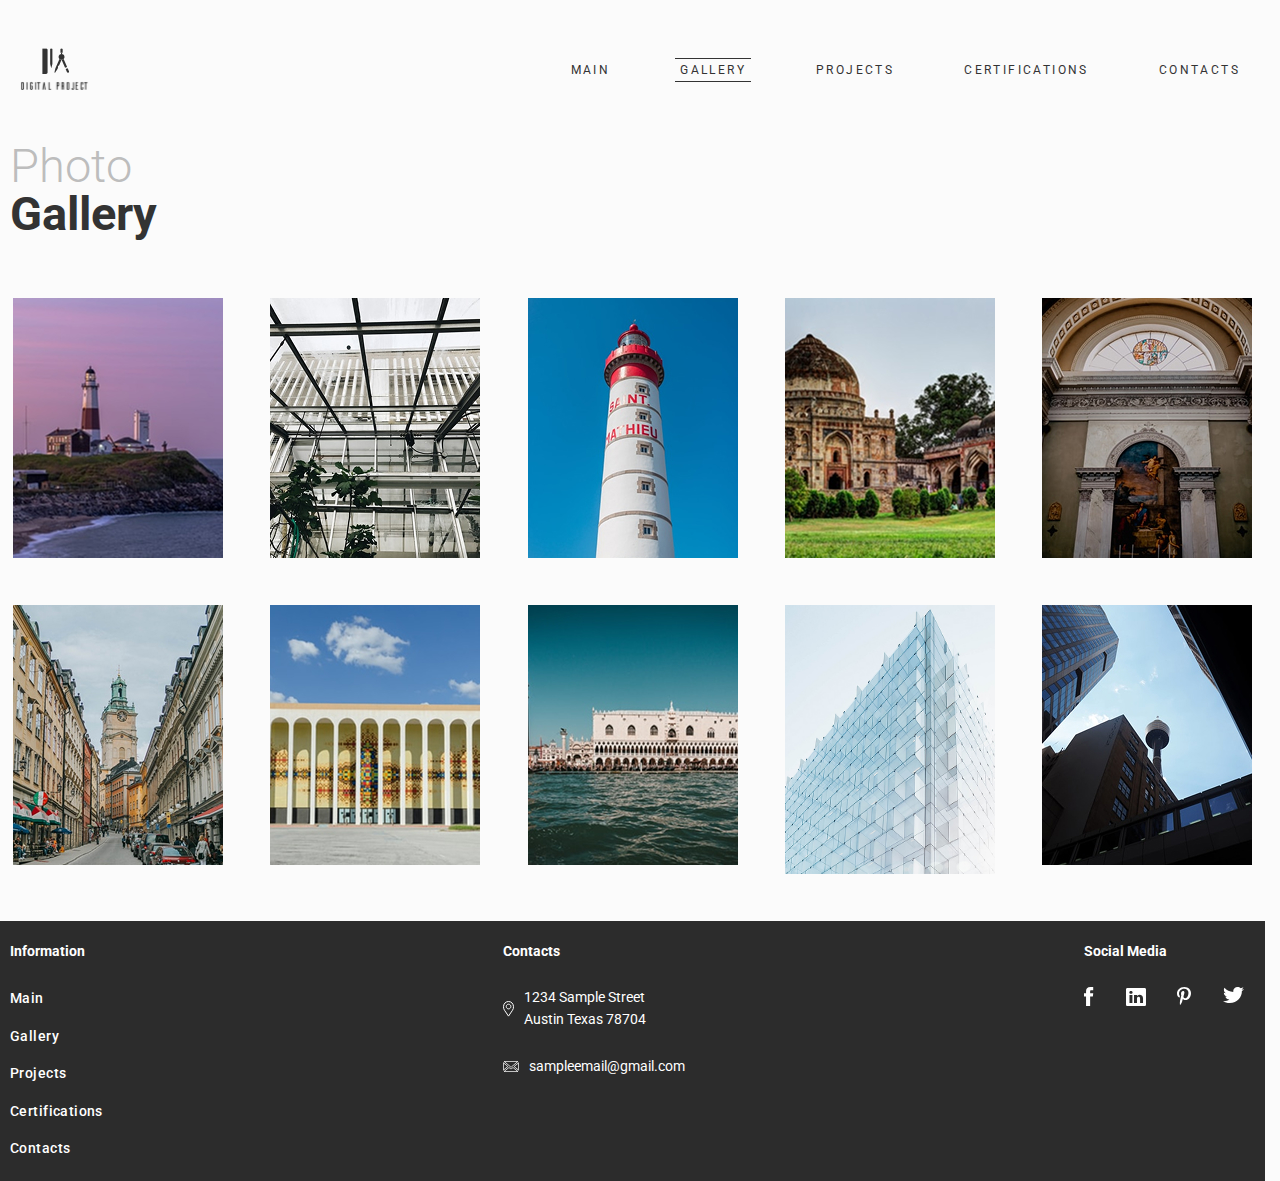
<file: gallery.html>
<!DOCTYPE html>
<html lang="en">
<head>
    <meta charset="UTF-8">
     <meta name="viewport" content="width=device-width, initial-scale=1.0, maximum-scale=1.0, minimum-scale=1.0">
     <link rel="stylesheet" href="./styles/main.css">
     <script src="/scripts/Main.js" type="module" defer></script>
    <title>Lorem</title>
</head>
    <header class="header" data-js-header>
        <button class="header__burger-btn" data-js-header-burger-button>
            <span></span>
            <span></span>
            <span></span>
        </button>
        <div class="header__logo">
            <img src="/image/logo2.svg" alt="Digital progect" class="logo">
        </div>
        <nav class="header__menu">
            <ul class="header__menu-list">
                <li class="header__menu-item">
                    <a href="/index.html" class="header__menu-link">Main</a>
                </li> 
                <li class="header__menu-item">
                    <a href="/gallery.html" class="header__menu-link is-active">Gallery</a>
                </li> 
                <li class="header__menu-item">
                    <a href="/projects.html" class="header__menu-link">Projects</a>
                </li>
                <li class="header__menu-item">
                    <a href="/certifications.html" class="header__menu-link">Certifications</a>
                </li>  
                <li class="header__menu-item">
                    <a href="/contacts.html" class="header__menu-link">Contacts</a>
                </li> 
            </ul>
        </nav>
    </header>

    <main>
        <section class="gallery">
            <header class="gallery__header">
                <h1 class="header__title h1">Photo</h1>
                <h2 class="header__name h2">Gallery</h2>
            </header>
            <div class="gallery__body">
                <ul class="gallery__list">
                    <li class="gallery__item">
                        <img src="/image/gallery/1.jpg" alt="building" class="item__image" width="210" height="260">
                    </li>
                    <li class="gallery__item">
                        <img src="/image/gallery/2.jpg" alt="building" class="item__image" width="210" height="260">
                    </li>
                    <li class="gallery__item">
                        <img src="/image/gallery/3.jpg" alt="building" class="item__image" width="210" height="260">
                    </li>
                    <li class="gallery__item">
                        <img src="/image/gallery/4.jpg" alt="building" class="item__image" width="210" height="260">
                    </li>
                    <li class="gallery__item">
                        <img src="/image/gallery/5.jpg" alt="building" class="item__image" width="210" height="260">
                    </li>
                    <li class="gallery__item">
                        <img src="/image/gallery/6.jpg" alt="building" class="item__image" width="210" height="260">
                    </li>
                    <li class="gallery__item">
                        <img src="/image/gallery/7.jpg" alt="building" class="item__image" width="210" height="260">
                    </li>
                    <li class="gallery__item">
                        <img src="/image/gallery/8.jpg" alt="building" class="item__image" width="210" height="260">
                    </li>
                    <li class="gallery__item">
                        <img src="/image/gallery/9.jpg" alt="building" class="item__image" width="210" height="260">
                    </li>
                    <li class="gallery__item">
                        <img src="/image/gallery/10.jpg" alt="building" class="item__image" width="210" height="260">
                    </li>
                    
                </ul>
            </div>
        </section>
        
    </main>
        <footer class="footer">

        <div class="footer__information">
            <h2 class="footer__title">Information</h2>
            <ul class="information__list">
                <li class="information__item">
                   <a href="/index.html" class="footer__link">Main</a>
                </li>
                <li class="information__item">
                    <a href="/gallery.html" class="footer__link">Gallery</a>
                </li>
                <li class="information__item">
                    <a href="/.projects.html" class="footer__link">Projects</a>
                </li>
                <li class="information__item">
                    <a href="/certifications.html" class="footer__link">Certifications</a>
                </li>
                <li class="information__item">
                    <a href="/contacts.html" class="footer__link">Contacts</a>
                </li>
            </ul>
        </div>
        <div class="footer__contacts">
            <h2 class="footer__title">Contacts</h2>
            <ul class="contacts__list">
                <li class="contacts__item">
                    <svg width="11" height="16" viewBox="0 0 11 16" fill="none" xmlns="http://www.w3.org/2000/svg">
<path d="M1.96777 1.98828C3.91982 0.00391303 7.08053 0.00395793 9.03223 1.98828C9.89887 2.86957 10.4021 4.16581 10.4873 5.52246C10.5725 6.87893 10.2359 8.23952 9.49707 9.24121L9.49219 9.24902L9.48633 9.25684L5.5 15.1113L1.51367 9.25684L1.50781 9.24902L1.50293 9.24121L1.36914 9.0498C0.723641 8.06991 0.43285 6.7943 0.512695 5.52246C0.59787 4.16581 1.10113 2.86957 1.96777 1.98828ZM5.55371 3.19238C4.26704 3.19238 3.23843 4.2503 3.23828 5.53809C3.23828 6.826 4.26695 7.88477 5.55371 7.88477C6.8404 7.88468 7.86914 6.82595 7.86914 5.53809C7.86899 4.25035 6.84031 3.19247 5.55371 3.19238Z" stroke="currentColor"/>
</svg>
                    <span>1234 Sample Street <br>
                    Austin Texas 78704</span>
                </li>

                <li class="contacts__item">
                    <svg width="16" height="11" viewBox="0 0 16 11" fill="none" xmlns="http://www.w3.org/2000/svg">
<path d="M6.96387 7.30078L6.96484 7.30176C7.2578 7.54835 7.63462 7.67773 8.02246 7.67773C8.40997 7.67771 8.78703 7.54699 9.08008 7.2998V7.29883L10.0342 6.48926L15.0107 10.5996H0.985352L5.9707 6.45898L6.96387 7.30078ZM15.5996 9.1748L11.1768 5.52051L15.5996 1.76855V9.1748ZM4.8291 5.49121L0.400391 9.16895V1.7373L4.8291 5.49121ZM14.9355 0.400391L8.44922 5.90234V5.90332L8.16211 6.14648L8.13965 6.16211L8.13477 6.16504C8.107 6.18374 8.06664 6.19727 8.02344 6.19727H8.02051C7.95694 6.19727 7.91555 6.17531 7.90234 6.16406L1.09961 0.400391H14.9355Z" stroke="currentColor" stroke-width="0.8"/>
</svg>
                    <span>sampleemail@gmail.com</span>
                </li>
            </ul>      
        </div>
        <div class="footer__soc1als">
            <h2 class="footer__title">Social Media</h2>
            <ul class="soc1als__list">
                <li class="soc1als__item">
                    <a href="/">
                        <img src="/image/soc1als/facebook.svg" alt="">
                    </a>
                </li>
                <li class="soc1als__item">
                    <a href="/">
                        <img src="/image//soc1als/Linked In.svg" alt="">
                    </a>
                </li>
                <li class="soc1als__item">
                    <a href="/">
                        <img src="/image/soc1als/pininterest.svg" alt="">
                    </a>
                </li>
                <li class="soc1als__item">
                    <a href="/">
                        <img src="/image/soc1als/twitter.svg" alt="">
                    </a>
                </li>
            </ul>
        </div>
    </footer>
</body>
</html>
</file>
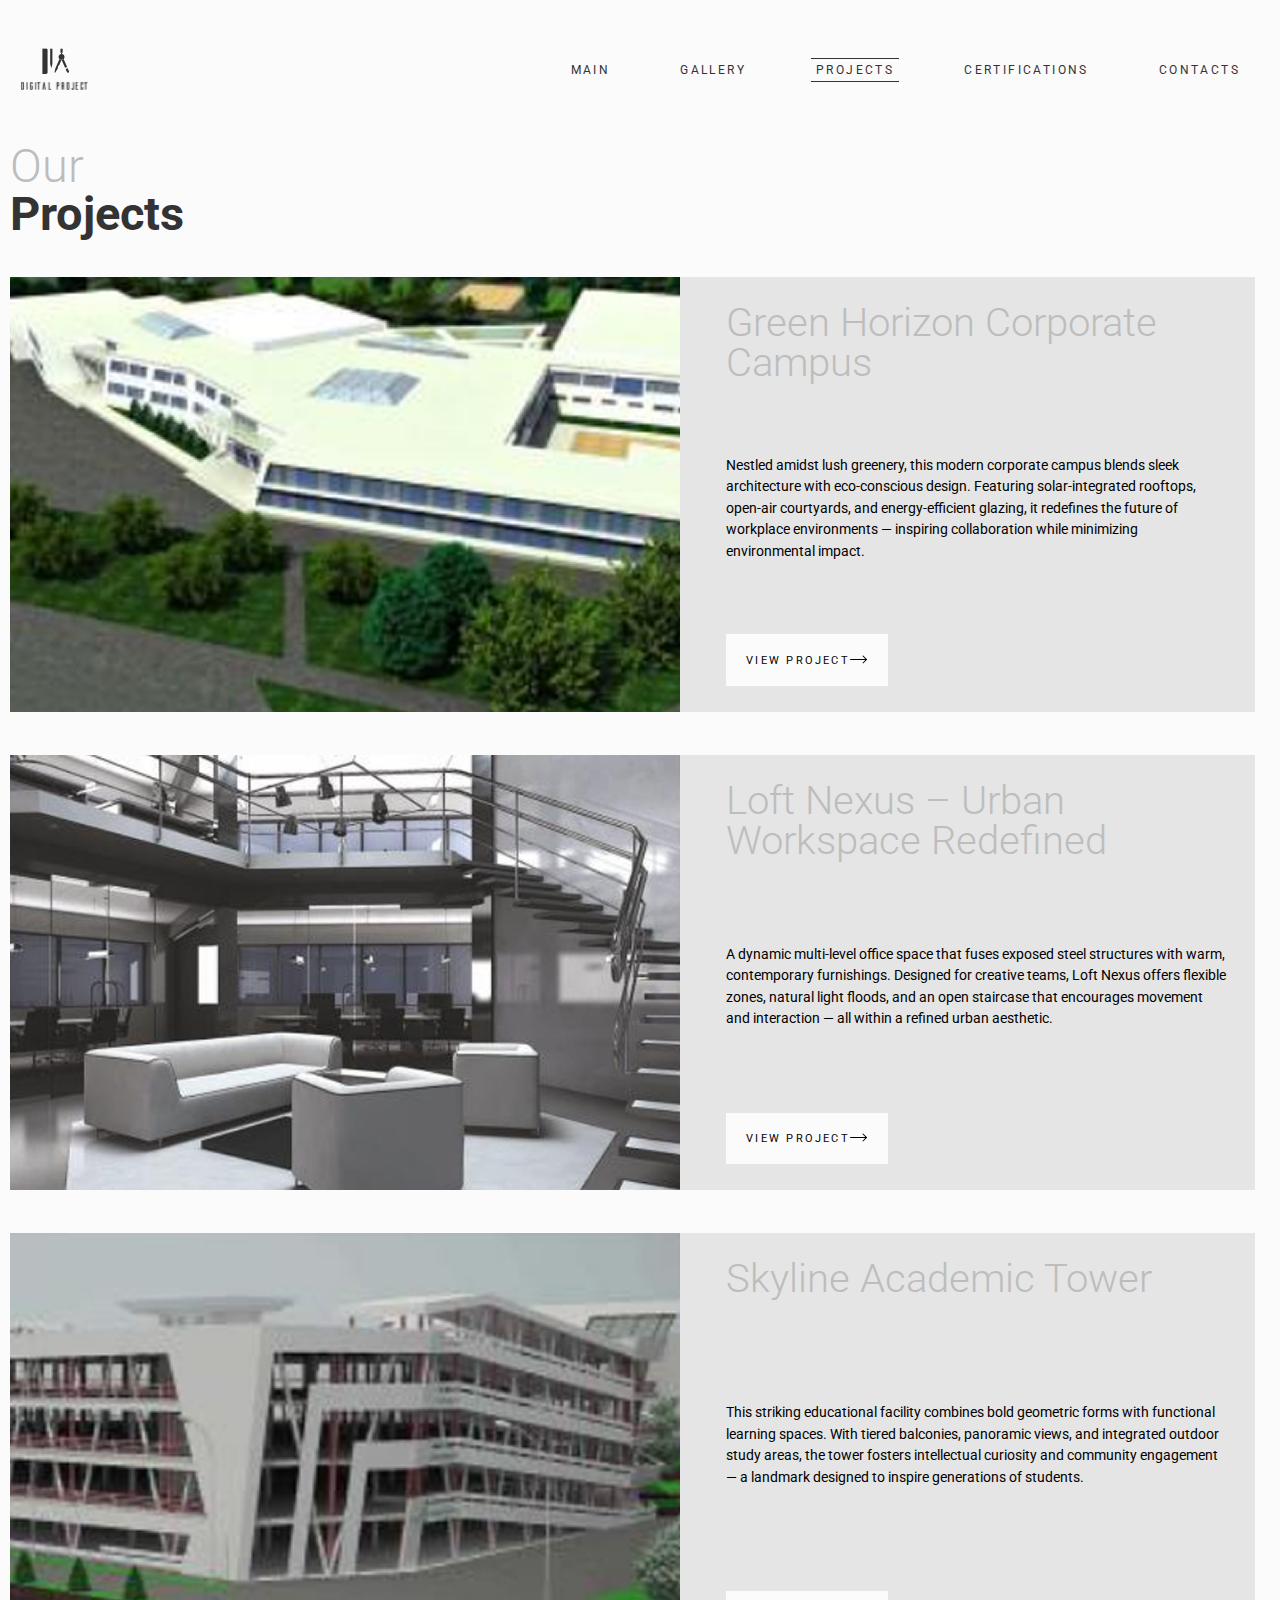
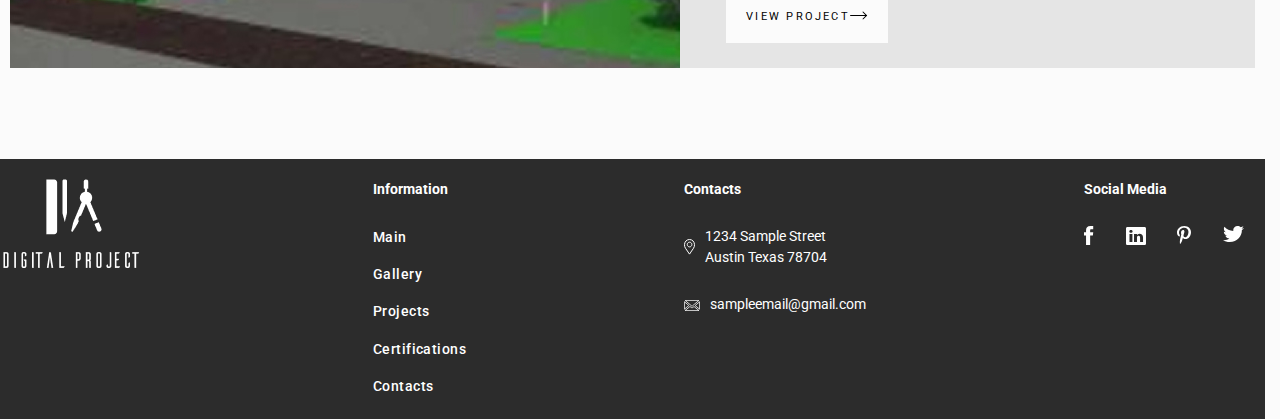
<file: projects.html>
<!DOCTYPE html>
<html lang="en">
<head>
    <meta charset="UTF-8">
     <meta name="viewport" content="width=device-width, initial-scale=1.0, maximum-scale=1.0, minimum-scale=1.0">
     <link rel="stylesheet" href="./styles/main.css">
     <script src="/scripts/Main.js" type="module" defer></script>
    <title>Lorem</title>
</head>
<body>
    <header class="header" data-js-header>
        <button class="header__burger-btn" data-js-header-burger-button>
            <span></span>
            <span></span>
            <span></span>
        </button>
        <div class="header__logo">
            <img src="/image/logo2.svg" alt="Digital progect" class="logo">
        </div>
        <nav class="header__menu">
            <ul class="header__menu-list">
                <li class="header__menu-item">
                    <a href="/index.html" class="header__menu-link">Main</a>
                </li> 
                <li class="header__menu-item">
                    <a href="/gallery.html" class="header__menu-link">Gallery</a>
                </li> 
                <li class="header__menu-item">
                    <a href="/projects.html" class="header__menu-link is-active">Projects</a>
                </li>
                <li class="header__menu-item">
                    <a href="/certifications.html" class="header__menu-link">Certifications</a>
                </li>  
                <li class="header__menu-item">
                    <a href="/contacts.html" class="header__menu-link">Contacts</a>
                </li> 
            </ul>
        </nav>
    </header>
    <main>
        <section class="our-projects">
            <header class="our-projects__header">
                <h1 class="header__title h1">Our</h1>
                <h2 class="header__name h2">Projects</h2>
            </header>

            <ul class="our-projects__list">
                <li class="our-projects__card">
                    <img src="/image/cards/1.jpg" alt=" Green Horizon Corporate Campus" class="card__image" width="670" height="435">
                    <div class="card__content">
                        <h3 class="card__title h1">Green Horizon Corporate Campus</h3>
                        <p class="card__info">Nestled amidst lush greenery, this modern corporate campus blends sleek architecture with eco-conscious design. Featuring solar-integrated rooftops, open-air courtyards, and energy-efficient glazing, it redefines the future of workplace environments — inspiring collaboration while minimizing environmental impact.</p>
                        <a href="/" class="card__link button">view project <span class="arrow--right">
                            <svg width="18" height="9" viewBox="0 0 18 9" fill="none" xmlns="http://www.w3.org/2000/svg">
                        <path fill-rule="evenodd" clip-rule="evenodd" d="M0 4.5C0 4.22386 0.223858 4 0.5 4L16.5 4C16.7761 4 17 4.22386 17 4.5C17 4.77614 16.7761 5 16.5 5L0.5 5C0.223858 5 0 4.77614 0 4.5Z" fill="#333333" />
                        <path fill-rule="evenodd" clip-rule="evenodd" d="M12.6464 0.646447C12.8417 0.451184 13.1583 0.451184 13.3536 0.646447L17.2071 4.5L13.3536 8.35355C13.1583 8.54882 12.8417 8.54882 12.6464 8.35355C12.4512 8.15829 12.4512 7.84171 12.6464 7.64645L15.7929 4.5L12.6464 1.35355C12.4512 1.15829 12.4512 0.841709 12.6464 0.646447Z" fill="#333333" />
                    </svg>
                </span></a>
                    </div>
                </li>
                <li class="our-projects__card">
                    <img src="/image/cards/2.jpg" alt=" Green Horizon Corporate Campus" class="card__image" width="670" height="435">
                    <div class="card__content">
                        <h3 class="card__title h1"> Loft Nexus – Urban Workspace Redefined</h3>
                        <p class="card__info">A dynamic multi-level office space that fuses exposed steel structures with warm, contemporary furnishings. Designed for creative teams, Loft Nexus offers flexible zones, natural light floods, and an open staircase that encourages movement and interaction — all within a refined urban aesthetic.</p>
                        <a href="/" class="card__link button">view project <span class="arrow--right">
                            <svg width="18" height="9" viewBox="0 0 18 9" fill="none" xmlns="http://www.w3.org/2000/svg">
                        <path fill-rule="evenodd" clip-rule="evenodd" d="M0 4.5C0 4.22386 0.223858 4 0.5 4L16.5 4C16.7761 4 17 4.22386 17 4.5C17 4.77614 16.7761 5 16.5 5L0.5 5C0.223858 5 0 4.77614 0 4.5Z" fill="#333333" />
                        <path fill-rule="evenodd" clip-rule="evenodd" d="M12.6464 0.646447C12.8417 0.451184 13.1583 0.451184 13.3536 0.646447L17.2071 4.5L13.3536 8.35355C13.1583 8.54882 12.8417 8.54882 12.6464 8.35355C12.4512 8.15829 12.4512 7.84171 12.6464 7.64645L15.7929 4.5L12.6464 1.35355C12.4512 1.15829 12.4512 0.841709 12.6464 0.646447Z" fill="#333333" />
                    </svg>
                </span></a>
                    </div>
                </li>
                <li class="our-projects__card">
                    <img src="/image/cards/3.jpg" alt=" Green Horizon Corporate Campus" class="card__image" width="670" height="435">
                    <div class="card__content">
                        <h3 class="card__title h1"> Skyline Academic Tower</h3>
                        <p class="card__info">This striking educational facility combines bold geometric forms with functional learning spaces. With tiered balconies, panoramic views, and integrated outdoor study areas, the tower fosters intellectual curiosity and community engagement — a landmark designed to inspire generations of students.</p>
                        <a href="/" class="card__link button">view project <span class="arrow--right">
                            <svg width="18" height="9" viewBox="0 0 18 9" fill="none" xmlns="http://www.w3.org/2000/svg">
                        <path fill-rule="evenodd" clip-rule="evenodd" d="M0 4.5C0 4.22386 0.223858 4 0.5 4L16.5 4C16.7761 4 17 4.22386 17 4.5C17 4.77614 16.7761 5 16.5 5L0.5 5C0.223858 5 0 4.77614 0 4.5Z" fill="#333333" />
                        <path fill-rule="evenodd" clip-rule="evenodd" d="M12.6464 0.646447C12.8417 0.451184 13.1583 0.451184 13.3536 0.646447L17.2071 4.5L13.3536 8.35355C13.1583 8.54882 12.8417 8.54882 12.6464 8.35355C12.4512 8.15829 12.4512 7.84171 12.6464 7.64645L15.7929 4.5L12.6464 1.35355C12.4512 1.15829 12.4512 0.841709 12.6464 0.646447Z" fill="#333333" />
                    </svg>
                </span></a>
                    </div>
                </li>
            </ul>
        </section>


    </main>
    <footer class="footer">
        <div class="footer__logo">
            <img src="/image/footer.svg" alt="digital design" height="94" width="145">
        </div>
        <div class="footer__information">
            <h2 class="footer__title">Information</h2>
            <ul class="information__list">
                <li class="information__item">
                   <a href="/index.html" class="footer__link">Main</a>
                </li>
                <li class="information__item">
                    <a href="/gallery.html" class="footer__link">Gallery</a>
                </li>
                <li class="information__item">
                    <a href="/.projects.html" class="footer__link">Projects</a>
                </li>
                <li class="information__item">
                    <a href="/certifications.html" class="footer__link">Certifications</a>
                </li>
                <li class="information__item">
                    <a href="/contacts.html" class="footer__link">Contacts</a>
                </li>
            </ul>
        </div>
        <div class="footer__contacts">
            <h2 class="footer__title">Contacts</h2>
            <ul class="contacts__list">
                <li class="contacts__item">
                    <svg width="11" height="16" viewBox="0 0 11 16" fill="none" xmlns="http://www.w3.org/2000/svg">
<path d="M1.96777 1.98828C3.91982 0.00391303 7.08053 0.00395793 9.03223 1.98828C9.89887 2.86957 10.4021 4.16581 10.4873 5.52246C10.5725 6.87893 10.2359 8.23952 9.49707 9.24121L9.49219 9.24902L9.48633 9.25684L5.5 15.1113L1.51367 9.25684L1.50781 9.24902L1.50293 9.24121L1.36914 9.0498C0.723641 8.06991 0.43285 6.7943 0.512695 5.52246C0.59787 4.16581 1.10113 2.86957 1.96777 1.98828ZM5.55371 3.19238C4.26704 3.19238 3.23843 4.2503 3.23828 5.53809C3.23828 6.826 4.26695 7.88477 5.55371 7.88477C6.8404 7.88468 7.86914 6.82595 7.86914 5.53809C7.86899 4.25035 6.84031 3.19247 5.55371 3.19238Z" stroke="currentColor"/>
</svg>
                    <span>1234 Sample Street <br>
                    Austin Texas 78704</span>
                </li>

                <li class="contacts__item">
                    <svg width="16" height="11" viewBox="0 0 16 11" fill="none" xmlns="http://www.w3.org/2000/svg">
<path d="M6.96387 7.30078L6.96484 7.30176C7.2578 7.54835 7.63462 7.67773 8.02246 7.67773C8.40997 7.67771 8.78703 7.54699 9.08008 7.2998V7.29883L10.0342 6.48926L15.0107 10.5996H0.985352L5.9707 6.45898L6.96387 7.30078ZM15.5996 9.1748L11.1768 5.52051L15.5996 1.76855V9.1748ZM4.8291 5.49121L0.400391 9.16895V1.7373L4.8291 5.49121ZM14.9355 0.400391L8.44922 5.90234V5.90332L8.16211 6.14648L8.13965 6.16211L8.13477 6.16504C8.107 6.18374 8.06664 6.19727 8.02344 6.19727H8.02051C7.95694 6.19727 7.91555 6.17531 7.90234 6.16406L1.09961 0.400391H14.9355Z" stroke="currentColor" stroke-width="0.8"/>
</svg>
                    <span>sampleemail@gmail.com</span>
                </li>
            </ul>      
        </div>
        <div class="footer__soc1als">
            <h2 class="footer__title">Social Media</h2>
            <ul class="soc1als__list">
                <li class="soc1als__item">
                    <a href="/">
                        <img src="/image/soc1als/facebook.svg" alt="">
                    </a>
                </li>
                <li class="soc1als__item">
                    <a href="/">
                        <img src="/image//soc1als/Linked In.svg" alt="">
                    </a>
                </li>
                <li class="soc1als__item">
                    <a href="/">
                        <img src="/image/soc1als/pininterest.svg" alt="">
                    </a>
                </li>
                <li class="soc1als__item">
                    <a href="/">
                        <img src="/image/soc1als/twitter.svg" alt="">
                    </a>
                </li>
            </ul>
        </div>
    </footer>
</body>
</html>
</file>
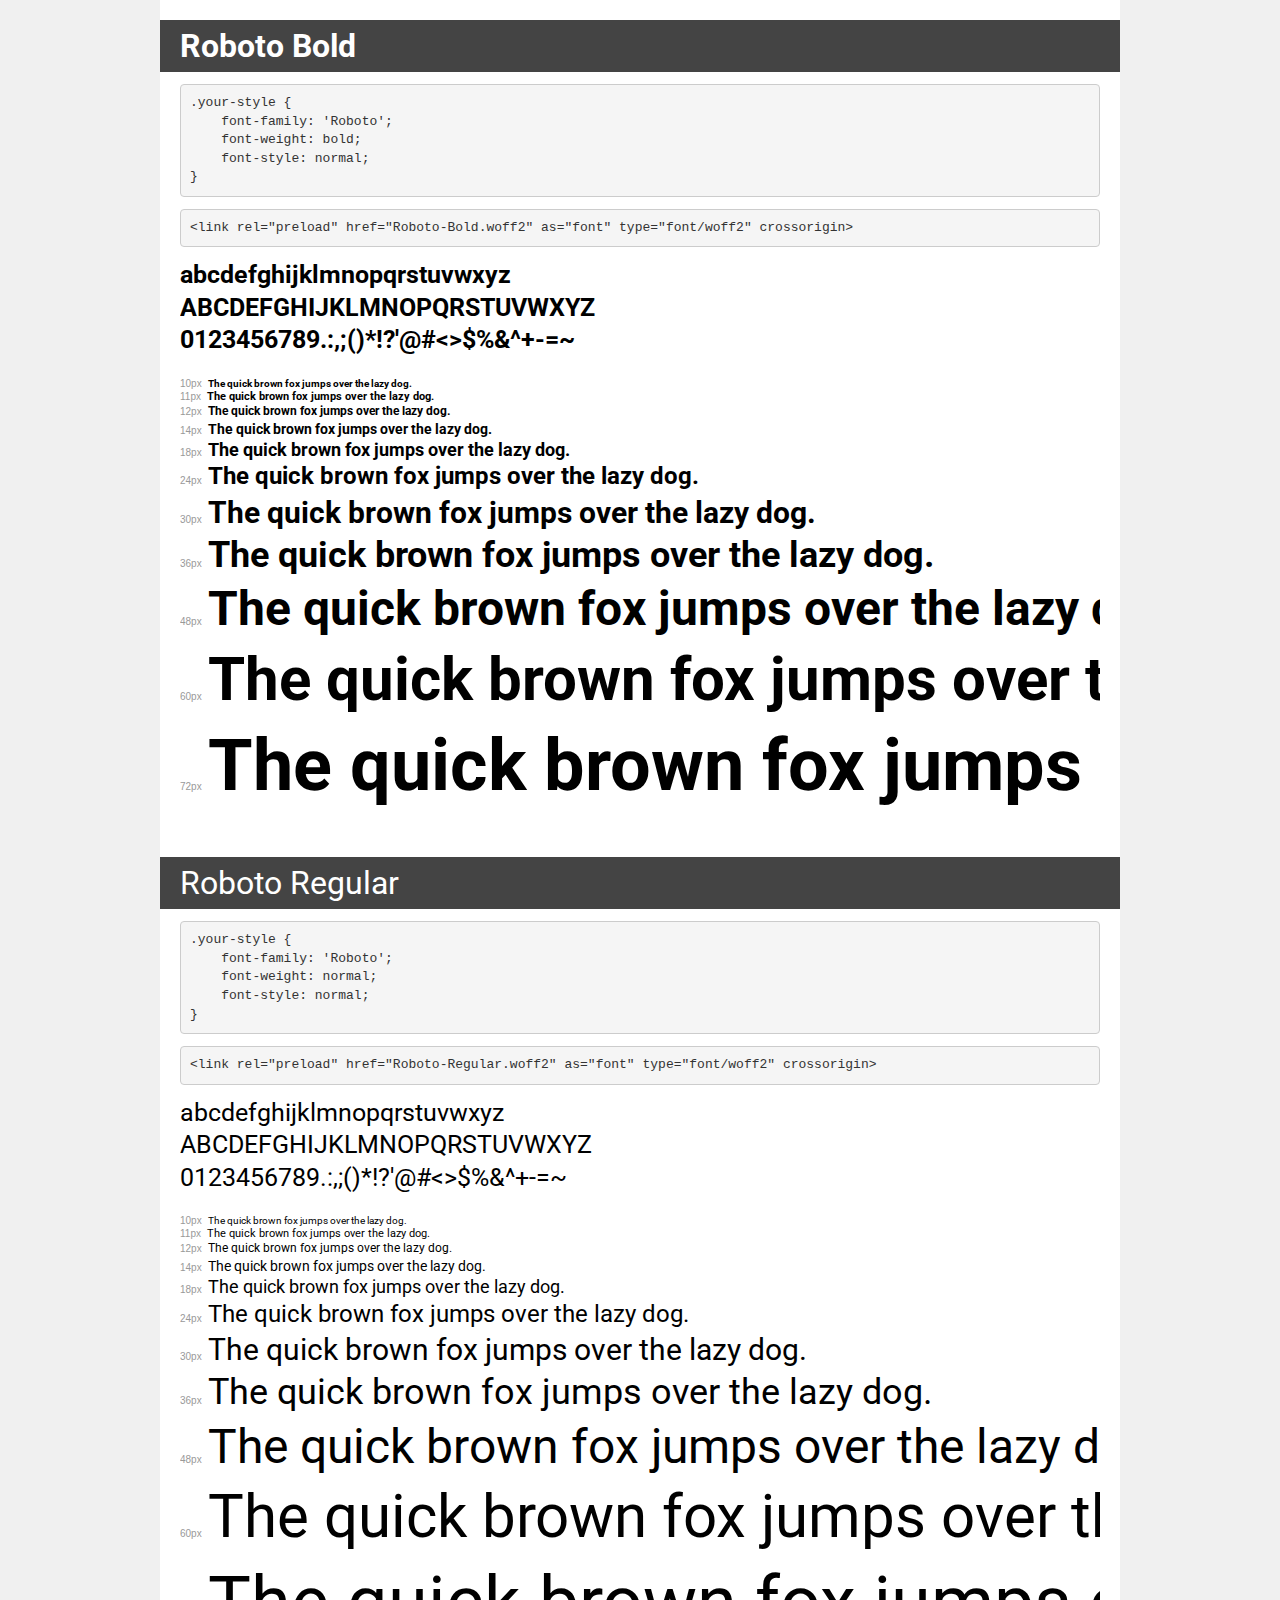
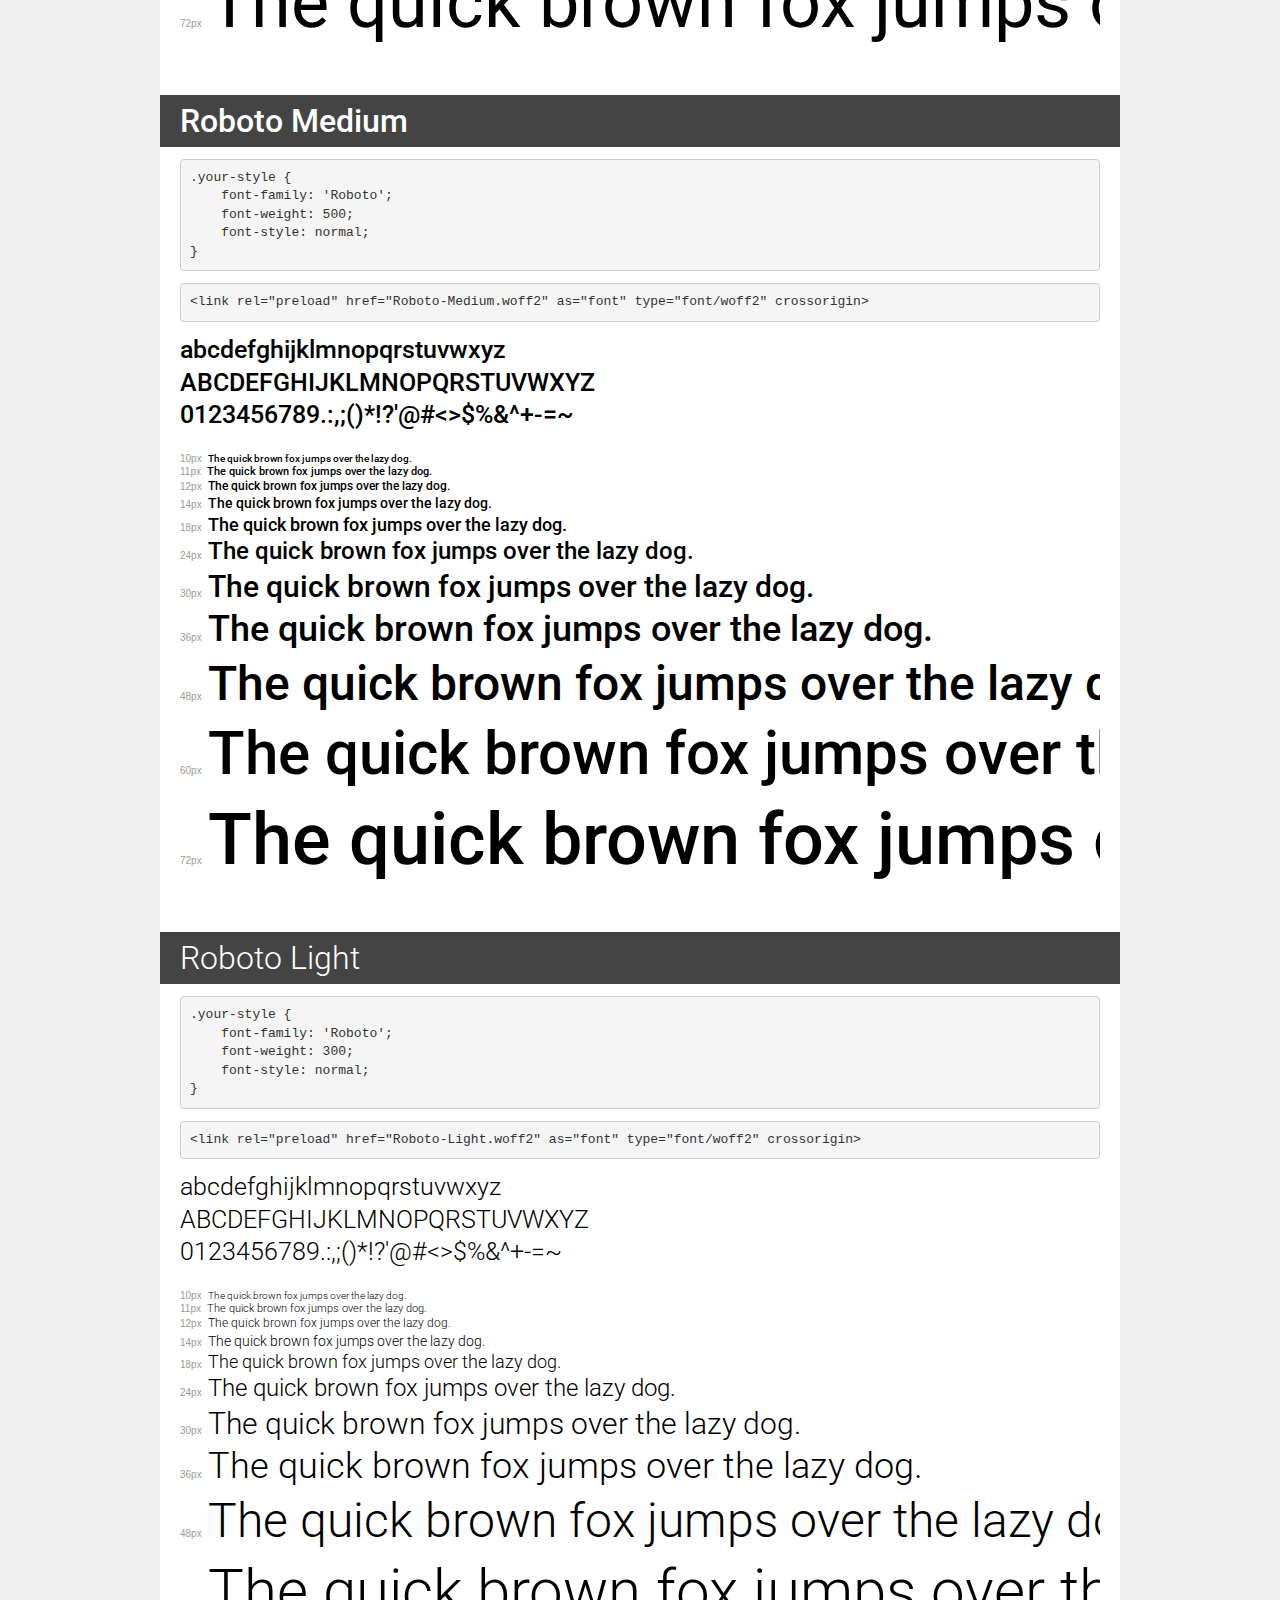
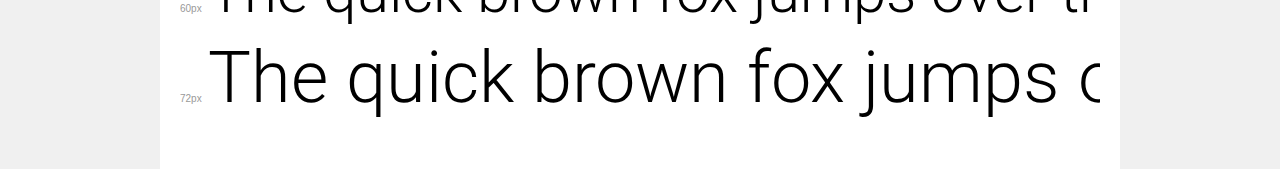
<file: fonts/demo.html>
<!DOCTYPE html>
<html lang="en">
<head>
    <meta charset="utf-8">
    <meta http-equiv="X-UA-Compatible" content="IE=edge">
    <meta name="viewport" content="width=device-width, initial-scale=1">
    <meta name="robots" content="noindex, noarchive">
    <meta name="format-detection" content="telephone=no">
    <title>Transfonter demo</title>
    <link href="stylesheet.css" rel="stylesheet">
    <style>
        /*
        http://meyerweb.com/eric/tools/css/reset/
        v2.0 | 20110126
        License: none (public domain)
        */
        html, body, div, span, applet, object, iframe,
        h1, h2, h3, h4, h5, h6, p, blockquote, pre,
        a, abbr, acronym, address, big, cite, code,
        del, dfn, em, img, ins, kbd, q, s, samp,
        small, strike, strong, sub, sup, tt, var,
        b, u, i, center,
        dl, dt, dd, ol, ul, li,
        fieldset, form, label, legend,
        table, caption, tbody, tfoot, thead, tr, th, td,
        article, aside, canvas, details, embed,
        figure, figcaption, footer, header, hgroup,
        menu, nav, output, ruby, section, summary,
        time, mark, audio, video {
            margin: 0;
            padding: 0;
            border: 0;
            font-size: 100%;
            font: inherit;
            vertical-align: baseline;
        }
        /* HTML5 display-role reset for older browsers */
        article, aside, details, figcaption, figure,
        footer, header, hgroup, menu, nav, section {
            display: block;
        }
        body {
            line-height: 1;
        }
        ol, ul {
            list-style: none;
        }
        blockquote, q {
            quotes: none;
        }
        blockquote:before, blockquote:after,
        q:before, q:after {
            content: '';
            content: none;
        }
        table {
            border-collapse: collapse;
            border-spacing: 0;
        }
        /* demo styles */
        body {
            background: #f0f0f0;
            color: #000;
        }
        .page {
            background: #fff;
            width: 920px;
            margin: 0 auto;
            padding: 20px 20px 0 20px;
            overflow: hidden;
        }
        .font-container {
            overflow-x: auto;
            overflow-y: hidden;
            margin-bottom: 40px;
            line-height: 1.3;
            white-space: nowrap;
            padding-bottom: 5px;
        }
        h1 {
            position: relative;
            background: #444;
            font-size: 32px;
            color: #fff;
            padding: 10px 20px;
            margin: 0 -20px 12px -20px;
        }
        .letters {
            font-size: 25px;
            margin-bottom: 20px;
        }
        .s10:before {
            content: '10px';
        }
        .s11:before {
            content: '11px';
        }
        .s12:before {
            content: '12px';
        }
        .s14:before {
            content: '14px';
        }
        .s18:before {
            content: '18px';
        }
        .s24:before {
            content: '24px';
        }
        .s30:before {
            content: '30px';
        }
        .s36:before {
            content: '36px';
        }
        .s48:before {
            content: '48px';
        }
        .s60:before {
            content: '60px';
        }
        .s72:before {
            content: '72px';
        }
        .s10:before, .s11:before, .s12:before, .s14:before,
        .s18:before, .s24:before, .s30:before, .s36:before,
        .s48:before, .s60:before, .s72:before {
            font-family: Arial, sans-serif;
            font-size: 10px;
            font-weight: normal;
            font-style: normal;
            color: #999;
            padding-right: 6px;
        }
        pre {
            display: block;
            padding: 9px;
            margin: 0 0 12px;
            font-family: Monaco, Menlo, Consolas, "Courier New", monospace;
            font-size: 13px;
            line-height: 1.428571429;
            color: #333;
            font-weight: normal;
            font-style: normal;
            background-color: #f5f5f5;
            border: 1px solid #ccc;
            overflow-x: auto;
            border-radius: 4px;
        }
        /* responsive */
        @media (max-width: 959px) {
            .page {
                width: auto;
                margin: 0;
            }
        }
    </style>
</head>
<body>
<div class="page">
    <div class="demo">
        <h1 style="font-family: 'Roboto'; font-weight: bold; font-style: normal;">Roboto Bold</h1>
        <pre title="Usage">.your-style {
    font-family: 'Roboto';
    font-weight: bold;
    font-style: normal;
}</pre>
        <pre title="Preload (optional)">
&lt;link rel=&quot;preload&quot; href=&quot;Roboto-Bold.woff2&quot; as=&quot;font&quot; type=&quot;font/woff2&quot; crossorigin&gt;</pre>
        <div class="font-container" style="font-family: 'Roboto'; font-weight: bold; font-style: normal;">
            <p class="letters">
                abcdefghijklmnopqrstuvwxyz<br>
ABCDEFGHIJKLMNOPQRSTUVWXYZ<br>
                0123456789.:,;()*!?'@#&lt;&gt;$%&^+-=~
            </p>
            <p class="s10" style="font-size: 10px;">The quick brown fox jumps over the lazy dog.</p>
            <p class="s11" style="font-size: 11px;">The quick brown fox jumps over the lazy dog.</p>
            <p class="s12" style="font-size: 12px;">The quick brown fox jumps over the lazy dog.</p>
            <p class="s14" style="font-size: 14px;">The quick brown fox jumps over the lazy dog.</p>
            <p class="s18" style="font-size: 18px;">The quick brown fox jumps over the lazy dog.</p>
            <p class="s24" style="font-size: 24px;">The quick brown fox jumps over the lazy dog.</p>
            <p class="s30" style="font-size: 30px;">The quick brown fox jumps over the lazy dog.</p>
            <p class="s36" style="font-size: 36px;">The quick brown fox jumps over the lazy dog.</p>
            <p class="s48" style="font-size: 48px;">The quick brown fox jumps over the lazy dog.</p>
            <p class="s60" style="font-size: 60px;">The quick brown fox jumps over the lazy dog.</p>
            <p class="s72" style="font-size: 72px;">The quick brown fox jumps over the lazy dog.</p>
        </div>
    </div>

    <div class="demo">
        <h1 style="font-family: 'Roboto'; font-weight: normal; font-style: normal;">Roboto Regular</h1>
        <pre title="Usage">.your-style {
    font-family: 'Roboto';
    font-weight: normal;
    font-style: normal;
}</pre>
        <pre title="Preload (optional)">
&lt;link rel=&quot;preload&quot; href=&quot;Roboto-Regular.woff2&quot; as=&quot;font&quot; type=&quot;font/woff2&quot; crossorigin&gt;</pre>
        <div class="font-container" style="font-family: 'Roboto'; font-weight: normal; font-style: normal;">
            <p class="letters">
                abcdefghijklmnopqrstuvwxyz<br>
ABCDEFGHIJKLMNOPQRSTUVWXYZ<br>
                0123456789.:,;()*!?'@#&lt;&gt;$%&^+-=~
            </p>
            <p class="s10" style="font-size: 10px;">The quick brown fox jumps over the lazy dog.</p>
            <p class="s11" style="font-size: 11px;">The quick brown fox jumps over the lazy dog.</p>
            <p class="s12" style="font-size: 12px;">The quick brown fox jumps over the lazy dog.</p>
            <p class="s14" style="font-size: 14px;">The quick brown fox jumps over the lazy dog.</p>
            <p class="s18" style="font-size: 18px;">The quick brown fox jumps over the lazy dog.</p>
            <p class="s24" style="font-size: 24px;">The quick brown fox jumps over the lazy dog.</p>
            <p class="s30" style="font-size: 30px;">The quick brown fox jumps over the lazy dog.</p>
            <p class="s36" style="font-size: 36px;">The quick brown fox jumps over the lazy dog.</p>
            <p class="s48" style="font-size: 48px;">The quick brown fox jumps over the lazy dog.</p>
            <p class="s60" style="font-size: 60px;">The quick brown fox jumps over the lazy dog.</p>
            <p class="s72" style="font-size: 72px;">The quick brown fox jumps over the lazy dog.</p>
        </div>
    </div>

    <div class="demo">
        <h1 style="font-family: 'Roboto'; font-weight: 500; font-style: normal;">Roboto Medium</h1>
        <pre title="Usage">.your-style {
    font-family: 'Roboto';
    font-weight: 500;
    font-style: normal;
}</pre>
        <pre title="Preload (optional)">
&lt;link rel=&quot;preload&quot; href=&quot;Roboto-Medium.woff2&quot; as=&quot;font&quot; type=&quot;font/woff2&quot; crossorigin&gt;</pre>
        <div class="font-container" style="font-family: 'Roboto'; font-weight: 500; font-style: normal;">
            <p class="letters">
                abcdefghijklmnopqrstuvwxyz<br>
ABCDEFGHIJKLMNOPQRSTUVWXYZ<br>
                0123456789.:,;()*!?'@#&lt;&gt;$%&^+-=~
            </p>
            <p class="s10" style="font-size: 10px;">The quick brown fox jumps over the lazy dog.</p>
            <p class="s11" style="font-size: 11px;">The quick brown fox jumps over the lazy dog.</p>
            <p class="s12" style="font-size: 12px;">The quick brown fox jumps over the lazy dog.</p>
            <p class="s14" style="font-size: 14px;">The quick brown fox jumps over the lazy dog.</p>
            <p class="s18" style="font-size: 18px;">The quick brown fox jumps over the lazy dog.</p>
            <p class="s24" style="font-size: 24px;">The quick brown fox jumps over the lazy dog.</p>
            <p class="s30" style="font-size: 30px;">The quick brown fox jumps over the lazy dog.</p>
            <p class="s36" style="font-size: 36px;">The quick brown fox jumps over the lazy dog.</p>
            <p class="s48" style="font-size: 48px;">The quick brown fox jumps over the lazy dog.</p>
            <p class="s60" style="font-size: 60px;">The quick brown fox jumps over the lazy dog.</p>
            <p class="s72" style="font-size: 72px;">The quick brown fox jumps over the lazy dog.</p>
        </div>
    </div>

    <div class="demo">
        <h1 style="font-family: 'Roboto'; font-weight: 300; font-style: normal;">Roboto Light</h1>
        <pre title="Usage">.your-style {
    font-family: 'Roboto';
    font-weight: 300;
    font-style: normal;
}</pre>
        <pre title="Preload (optional)">
&lt;link rel=&quot;preload&quot; href=&quot;Roboto-Light.woff2&quot; as=&quot;font&quot; type=&quot;font/woff2&quot; crossorigin&gt;</pre>
        <div class="font-container" style="font-family: 'Roboto'; font-weight: 300; font-style: normal;">
            <p class="letters">
                abcdefghijklmnopqrstuvwxyz<br>
ABCDEFGHIJKLMNOPQRSTUVWXYZ<br>
                0123456789.:,;()*!?'@#&lt;&gt;$%&^+-=~
            </p>
            <p class="s10" style="font-size: 10px;">The quick brown fox jumps over the lazy dog.</p>
            <p class="s11" style="font-size: 11px;">The quick brown fox jumps over the lazy dog.</p>
            <p class="s12" style="font-size: 12px;">The quick brown fox jumps over the lazy dog.</p>
            <p class="s14" style="font-size: 14px;">The quick brown fox jumps over the lazy dog.</p>
            <p class="s18" style="font-size: 18px;">The quick brown fox jumps over the lazy dog.</p>
            <p class="s24" style="font-size: 24px;">The quick brown fox jumps over the lazy dog.</p>
            <p class="s30" style="font-size: 30px;">The quick brown fox jumps over the lazy dog.</p>
            <p class="s36" style="font-size: 36px;">The quick brown fox jumps over the lazy dog.</p>
            <p class="s48" style="font-size: 48px;">The quick brown fox jumps over the lazy dog.</p>
            <p class="s60" style="font-size: 60px;">The quick brown fox jumps over the lazy dog.</p>
            <p class="s72" style="font-size: 72px;">The quick brown fox jumps over the lazy dog.</p>
        </div>
    </div>

</div>
</body>
</html>
</file>
<file: styles/main.css>
@charset "UTF-8";
/**
  Нормализация блочной модели
 */
*,
::before,
::after {
  box-sizing: border-box;
}

/**
  Убираем внутренние отступы слева тегам списков,
  у которых есть атрибут class
 */
:where(ul, ol):where([class]) {
  padding-left: 0;
}

/**
  Убираем внешние отступы body и двум другим тегам,
  у которых есть атрибут class
 */
body,
:where(blockquote, figure, fieldset):where([class]) {
  margin: 0;
}

/**
  Убираем внешние отступы вертикали нужным тегам,
  у которых есть атрибут class
 */
:where(h1,
h2,
h3,
h4,
h5,
h6,
p,
ul,
ol,
dl):where([class]) {
  margin-block: 0;
}

:where(dd[class]) {
  margin-left: 0;
}

:where(fieldset[class]) {
  padding: 0;
  border: none;
}

/**
  Убираем стандартный маркер маркированному списку,
  у которого есть атрибут class
 */
:where(ul[class]) {
  list-style: none;
}

:where(address[class]) {
  font-style: normal;
}

/**
  Обнуляем вертикальные внешние отступы параграфа,
  объявляем локальную переменную для внешнего отступа вниз,
  чтобы избежать взаимодействие с более сложным селектором
 */
p {
  --paragraphMarginBottom: 24px;
  margin-block: 0;
}

/**
  Внешний отступ вниз для параграфа без атрибута class,
  который расположен не последним среди своих соседних элементов
 */
p:where(:not([class]):not(:last-child)) {
  margin-bottom: var(--paragraphMarginBottom);
}

/**
  Упрощаем работу с изображениями и видео
 */
img,
video {
  display: block;
  max-width: 100%;
  height: auto;
}

/**
  Наследуем свойства шрифт для полей ввода
 */
input,
textarea,
select,
button {
  font: inherit;
}

html {
  /**
    Пригодится в большинстве ситуаций
    (когда, например, нужно будет "прижать" футер к низу сайта)
   */
  height: 100%;
  /**
    Убираем скачок интерфейса по горизонтали
    при появлении / исчезновении скроллбара
   */
  scrollbar-gutter: stable;
}

/**
  Плавный скролл
 */
html {
  scroll-behavior: smooth;
}

body {
  /**
    Пригодится в большинстве ситуаций
    (когда, например, нужно будет "прижать" футер к низу сайта)
   */
  min-height: 100%;
  /**
    Унифицированный интерлиньяж
   */
  line-height: 1.5;
}

/**
  Нормализация высоты элемента ссылки при его инспектировании в DevTools
 */
a:where([class]) {
  display: inline-flex;
}

/**
  Курсор-рука при наведении на элемент
 */
button,
label {
  cursor: pointer;
}

/**
  Убирает серую подсветку при тапе на мобильных устройствах (iOS/Android)
 */
button {
  -webkit-tap-highlight-color: transparent;
}

/**
  Приводим к единому цвету svg-элементы
  (за исключением тех, у которых уже указан
  атрибут fill со значением 'none' или начинается с 'url')
 */
:where([fill]:not([fill=none],
[fill^=url])) {
  fill: currentColor;
}

/**
  Приводим к единому цвету svg-элементы
  (за исключением тех, у которых уже указан
  атрибут stroke со значением 'none')
 */
:where([stroke]:not([stroke=none],
[stroke^=url])) {
  stroke: currentColor;
}

/**
  Чиним баг задержки смены цвета при взаимодействии с svg-элементами
 */
svg * {
  transition-property: fill, stroke;
}

/**
  Приведение рамок таблиц в классический 'collapse' вид
 */
:where(table) {
  border-collapse: collapse;
  border-color: currentColor;
}

/**
  Удаляем все анимации и переходы для людей,
  которые предпочитают их не использовать
 */
@media (prefers-reduced-motion: reduce) {
  *,
  ::before,
  ::after {
    animation-duration: 0.01ms !important;
    animation-iteration-count: 1 !important;
    transition-duration: 0.01ms !important;
    scroll-behavior: auto !important;
  }
}
a {
  text-decoration: none;
}

@font-face {
  font-family: "Roboto";
  src: url("/fonts/Roboto-Bold.woff2") format("woff2"), url("/fonts/Roboto-Bold.woff") format("woff");
  font-weight: bold;
  font-style: normal;
  font-display: swap;
}
@font-face {
  font-family: "Roboto";
  src: url("/fonts/Roboto-Regular.woff2") format("woff2"), url("/fonts/Roboto-Regular.woff") format("woff");
  font-weight: normal;
  font-style: normal;
  font-display: swap;
}
@font-face {
  font-family: "Roboto";
  src: url("/fonts/Roboto-Medium.woff2") format("woff2"), url("/fonts/Roboto-Medium.woff") format("woff");
  font-weight: 500;
  font-style: normal;
  font-display: swap;
}
@font-face {
  font-family: "Roboto";
  src: url("/fonts/Roboto-Light.woff2") format("woff2"), url("/fonts/Roboto-Light.woff") format("woff");
  font-weight: 300;
  font-style: normal;
  font-display: swap;
}
:root {
  --color-gray: #E5E5E5;
  --color-light: #FBFBFB;
  --container-width: 100rem;
  --container-padding-x: 1rem;
  --color-gray-6: #f2f2f2;
  --color-accent: #bdbdbd;
  --color-dark: #000;
  --color-dark-10: #333;
  --color-gray-10: #f3f3f3;
  --color-dark-1: #2c2c2c;
  --color-white: #ffffff;
  --font-family: "Roboto", sans-serif;
  --transition-duration: 0.2s;
}
@media (width <= 87.56125rem) {
  :root {
    --container-width: 80rem;
  }
}

.container {
  max-width: calc(var(--container-width) + var(--container-padding-x) * 2);
  margin-inline: auto;
  padding-inline: var(--container-padding-x);
}

.visually-hidden {
  position: absolute !important;
  width: 1px !important;
  height: 1px !important;
  margin: -1px !important;
  border: 0 !important;
  padding: 0 !important;
  white-space: nowrap !important;
  clip-path: inset(100%) !important;
  clip: rect(0 0 0 0) !important;
  overflow: hidden !important;
}

@media (width <= 30.06125rem) {
  .hidden-mobile {
    display: none !important;
  }
}

@media (width > 48.18625rem) {
  .visible-mobile {
    display: none !important;
  }
}

html.is-lock {
  overflow: hidden;
}

body {
  font-size: clamp(0.75rem, 0.6862745098rem + 0.2614379085vw, 1rem);
  font-family: var(--font-family);
  color: var(--color-dark);
  background-color: var(--color-light);
  display: flex;
  flex-direction: column;
}

main {
  flex-grow: 1;
}

.h1 {
  font-family: var(--font-family);
  font-weight: 300;
  font-size: clamp(1.5rem, 0.862745098rem + 2.614379085vw, 4rem);
  line-height: 100%;
  color: var(--color-accent);
  text-transform: capitalize;
}

.h2 {
  font-family: var(--font-family);
  font-weight: 700;
  font-size: clamp(1.5rem, 0.862745098rem + 2.614379085vw, 4rem);
  line-height: 100%;
  color: var(--color-dark-10);
}

a,
button,
input,
label,
textarea,
select,
svg * {
  transition-duration: var(--transition-duration);
}

a {
  color: inherit;
}
@media (any-hover: hover) {
  a:hover {
    color: var(--color-accent);
  }
}
@media (any-hover: none) {
  a:active {
    color: var(--color-accent);
  }
}
a[class] {
  text-decoration: none;
}

:focus-visible {
  outline: 0.125rem dashed var(--color-light);
  outline-offset: 0.25rem;
  transition-duration: 0s !important;
}

a {
  font-family: var(--font-family);
  font-weight: 400;
  font-size: clamp(0.625rem, 0.5931372549rem + 0.1307189542vw, 0.75rem);
  line-height: 100%;
  letter-spacing: 0.2em;
  text-transform: uppercase;
  color: var(--color-dark);
}

.header {
  height: 6.25rem;
  position: sticky;
  z-index: 100;
  top: 0.9375rem;
  border-radius: 0.3125rem;
  left: 0;
  padding-top: 0.625rem;
  animation-name: scrolling-header;
  animation-fill-mode: both;
  animation-timeline: scroll();
  animation-range: 6.25rem 12.5rem;
  background-color: var(--color-light);
  margin-left: 0.625rem;
  margin-right: 0.625rem;
  display: flex;
  justify-content: space-between;
  align-items: center;
}
@media (max-width: 770px) {
  .header.open .header__menu {
    transform: translateX(100%);
  }
}
.header__logo {
  display: flex;
  justify-content: space-between;
  align-items: center;
  column-gap: 1rem;
  aspect-ratio: 1;
  padding-left: 0.625rem;
  padding-right: 0.625rem;
}
.header__menu-list {
  display: flex;
  column-gap: 3.75rem;
  justify-content: end;
  align-items: center;
  margin-right: 0.625rem;
}
.header__menu-link {
  align-items: center;
  font-family: var(--font-family);
  font-weight: 400;
  font-size: 12px;
  line-height: 100%;
  letter-spacing: 0.2em;
  text-transform: uppercase;
  color: var(--color-dark-10);
  padding: 0.3125rem 0.3125rem;
}
.header__menu-link.is-active {
  border-top: 1px solid var(--color-dark-10);
  border-bottom: 1px solid var(--color-dark-10);
  pointer-events: none;
}
@media (max-width: 770px) {
  .header__menu {
    position: absolute;
    left: -350px;
    top: 0;
    background-color: var(--color-light);
    padding: 6.25rem 1.25rem 1.25rem 1.25rem;
    width: 350px;
    transition: transform 0.5s;
  }
  .header__menu-list {
    display: block;
  }
  .header__menu-link {
    display: block;
    padding: 0.625rem 0;
  }
}
@keyframes scrolling-header {
  to {
    box-shadow: 0 0 1rem 0 var(--color-dark);
  }
}

.header__burger-btn {
  display: none;
  width: 2.5rem;
  height: 2.5rem;
  background-color: transparent;
  position: relative;
  border: none;
  z-index: 100;
}
.header__burger-btn span {
  position: absolute;
  padding-left: 0.625rem;
  width: 1.875rem;
  height: 0.1875rem;
  background-color: var(--color-dark);
  left: 5px;
  transition: transform 0.5s, opacity 0.5s, background-color 0.5s;
}
.header__burger-btn span:nth-child(1) {
  transform: translateY(-10px);
}
.header__burger-btn span:nth-child(3) {
  transform: translateY(10px);
}
@media (max-width: 800px) {
  .header__burger-btn {
    display: block;
  }
}

.header.open .header__burger-btn span:nth-child(2) {
  opacity: 0;
}

.header.open .header__burger-btn span:nth-child(1) {
  transform: translateY(0) rotate(-45deg);
}

.header.open .header__burger-btn span:nth-child(3) {
  transform: translateY(0) rotate(45deg);
}

.hero {
  display: flex;
  column-gap: 1.25rem;
  padding: 0rem 0.625rem;
  justify-content: space-between;
  margin-bottom: clamp(1.25rem, 0.612745098rem + 2.614379085vw, 3.75rem);
  margin-left: 0.625rem;
  margin-right: 0.625rem;
}
.hero__description {
  display: flex;
  justify-content: center;
  flex-direction: column;
  padding: clamp(1.25rem, 0.931372549rem + 1.3071895425vw, 2.5rem);
}
.hero__body {
  position: relative;
}
.hero__title {
  text-transform: uppercase;
}

.body__image {
  position: relative;
}

.body__link {
  position: absolute;
  background-color: var(--color-light);
  z-index: 50;
  transform: translateY(-100%);
}
@media (width <= 30.06125rem) {
  .body__link {
    transform: none;
    position: relative;
    border: 1px solid var(--color-dark-10);
    margin-top: 0.3125rem;
    z-index: -100;
  }
  .body__link:hover {
    border: var(--color-accent);
  }
}

.about {
  display: flex;
  column-gap: 2.5rem;
  padding: 0.625rem;
  position: relative;
  gap: 1.25rem;
  margin-top: clamp(1.25rem, 0.612745098rem + 2.614379085vw, 3.75rem);
  justify-content: center;
  max-width: 70%;
  margin: 0 auto;
  align-items: center;
}

.about__background {
  position: absolute;
  background-color: var(--color-gray-6);
  top: 0;
  left: 0;
  right: 0;
  bottom: 0;
  z-index: -1;
}

.about__gallery {
  display: grid;
  grid-template-areas: "img1 img2" "img3 img2";
  grid-template-columns: 1fr 1fr;
  column-gap: 1.875rem;
  row-gap: 0.625rem;
}

.about__body {
  flex: 1;
  display: flex;
  flex-direction: column;
  max-width: 28.125rem;
  gap: 0.625rem;
}

.about__body__title {
  padding-bottom: 0.3125rem;
  margin-top: 1.25rem;
}

.img1 {
  grid-area: img1;
}

.img2 {
  grid-area: img2;
  padding-top: 1.875rem;
}

.img3 {
  grid-area: img3;
  position: relative;
  top: 20px;
}

.about__gallery img {
  width: 100%;
  height: auto;
  display: block;
}

@media (max-width: 1300px) {
  .about {
    flex-direction: column;
    row-gap: 1.25rem;
  }
  .about__title {
    padding-top: 2.5rem;
  }
  .about__gallery {
    width: 100%;
  }
  .about__body {
    max-width: none;
  }
}
.body__read {
  align-items: end;
  width: 10rem;
}
@media (max-width: 1000px) {
  .body__read {
    width: 100%;
    justify-content: center;
  }
}

.button {
  background-color: var(--color-light);
  text-transform: uppercase;
  padding: clamp(1rem, 0.9362745098rem + 0.2614379085vw, 1.25rem);
  border: 2px solid var(--color-light);
}
.button:hover {
  background-color: var(--color-dark);
  color: var(--color-light);
  transition-duration: var(--transition-duration);
  border: 2px solid var(--color-light);
}
.button--dark {
  background-color: var(--color-dark);
  color: var(--color-light);
  padding: clamp(1.25rem, 1.2022058824rem + 0.1960784314vw, 1.4375rem);
}
.button--dark:hover {
  background-color: var(--color-light);
  color: var(--color-dark);
  transition-duration: var(--transition-duration);
  border: 1px solid var(--color-dark);
}

.mission {
  display: flex;
  flex-direction: column;
  margin-left: 0.625rem;
  margin-right: 0.625rem;
  margin-top: clamp(1.25rem, 0.612745098rem + 2.614379085vw, 3.75rem);
}
.mission__body {
  display: flex;
  column-gap: 3.75rem;
}
@media (max-width: 650px) {
  .mission__body {
    display: flex;
    flex-direction: column;
    row-gap: 0.625rem;
  }
}

.statement {
  display: flex;
  column-gap: 0.625rem;
}
.statement__number {
  font-family: var(--font-family);
  font-weight: 900;
  font-size: 18.75rem;
}

.mission__title {
  margin-bottom: clamp(1.25rem, 0.612745098rem + 2.614379085vw, 3.75rem);
}

.projects {
  margin-top: clamp(1.25rem, 0.612745098rem + 2.614379085vw, 3.75rem);
  margin-left: 0.625rem;
  margin-right: 0.625rem;
}
.projects__list {
  display: flex;
  flex-wrap: wrap;
  gap: clamp(0.9375rem, 0.6985294118rem + 0.9803921569vw, 1.875rem);
  justify-content: center;
}
.projects__content {
  opacity: 0;
  position: absolute;
  height: 100%;
  background: #333;
  width: 100%;
  display: flex;
  align-items: start;
  justify-content: center;
  flex-direction: column;
}
.projects__content:hover {
  opacity: 0.8;
  transition-duration: 0.5s;
}
.projects__title {
  margin-bottom: clamp(1.25rem, 0.612745098rem + 2.614379085vw, 3.75rem);
}
.projects__all {
  display: flex;
  align-items: end;
  justify-content: end;
}
.projects__button {
  display: flex;
  justify-content: end;
  align-items: end;
  width: clamp(10.625rem, 10.1470588235rem + 1.9607843137vw, 12.5rem);
}
.projects__link {
  display: inline-flex;
  justify-content: end;
  align-items: end;
  margin-top: 0.625rem;
  position: relative;
}
.projects .content__title {
  font-family: var(--font-family);
  font-weight: 700;
  font-size: clamp(1.25rem, 0.612745098rem + 2.614379085vw, 3.75rem);
  line-height: 100%;
  color: #fff;
  display: flex;
  align-items: center;
  margin-bottom: 0.5rem;
  margin-left: 1.5625rem;
  max-width: 80%;
}
.projects .content__view {
  background-color: transparent;
  border: none;
  font-family: var(--font-family);
  font-weight: 400;
  font-size: 12px;
  line-height: 100%;
  letter-spacing: 0.2em;
  text-transform: uppercase;
  color: #fff;
  display: flex;
  justify-content: start;
  margin-left: 1.5625rem;
  margin-right: auto;
}

.project3 {
  margin-left: 0.3125rem;
}

.contact {
  display: flex;
  flex-direction: row-reverse;
  gap: 0.625rem;
  justify-content: space-between;
  margin-top: clamp(1.25rem, 0.612745098rem + 2.614379085vw, 3.75rem);
  margin-left: 0.625rem;
  margin-right: 0.625rem;
}
@media (max-width: 1100px) {
  .contact {
    display: flex;
    flex-direction: column;
    justify-content: center;
    align-items: center;
  }
}
.contact__form p {
  margin: 0.625rem;
  margin-left: 0;
  width: 100%;
}

.contact__form {
  width: 100%;
}

input,
textarea {
  background-color: var(--color-gray-10);
  border: none;
  padding: 0.625rem;
  width: 100%;
  font-family: var(--font-family);
  font-weight: 400;
  font-size: 14px;
  letter-spacing: 0.04em;
  color: #8d8d8d;
  width: 100%;
}
input:focus,
textarea:focus {
  border: 1px solid var(--color-dark);
}

.footer {
  background-color: var(--color-dark-1);
  color: var(--color-white);
  display: flex;
  justify-content: space-between;
  padding: 1.25rem;
  margin-top: clamp(1.875rem, 1.3970588235rem + 1.9607843137vw, 3.75rem);
  margin-left: 0;
  padding-left: 0;
  column-gap: 0.3125rem;
}
@media (max-width: 600px) {
  .footer {
    display: grid;
    grid-template-columns: auto auto;
    justify-content: center;
    align-items: center;
  }
}
.footer__information {
  padding-left: 0.625rem;
}
.footer__link {
  font-family: var(--font-family);
  font-weight: 500;
  font-size: 0.875rem;
  line-height: 171%;
  letter-spacing: 0.03em;
  color: #fff;
  text-transform: capitalize;
}
.footer__title {
  font-family: var(--font-family);
  font-weight: 700;
  font-size: clamp(0.75rem, 0.6862745098rem + 0.2614379085vw, 1rem);
  color: #fff;
  margin-bottom: 1.5625rem;
}

.information__list {
  display: flex;
  flex-direction: column;
  row-gap: clamp(0.625rem, 0.5294117647rem + 0.3921568627vw, 1rem);
}

.contacts__list {
  display: flex;
  flex-direction: column;
  row-gap: clamp(1.0625rem, 0.8235294118rem + 0.9803921569vw, 2rem);
}

.contacts__item {
  display: flex;
  column-gap: 0.625rem;
  align-items: center;
}

.soc1als__list {
  display: flex;
  column-gap: clamp(1.25rem, 0.931372549rem + 1.3071895425vw, 2.5rem);
}

.gallery {
  margin-top: clamp(1.25rem, 0.612745098rem + 2.614379085vw, 3.75rem);
  margin-left: 0.625rem;
  margin-right: 0.625rem;
}
.gallery__list {
  display: flex;
  flex-wrap: wrap;
  gap: clamp(1.875rem, 1.3970588235rem + 1.9607843137vw, 3.75rem);
  justify-content: center;
  margin-top: 3.75rem;
}

.our-projects {
  margin-top: clamp(1.25rem, 0.612745098rem + 2.614379085vw, 3.75rem);
  margin-left: 0.625rem;
  margin-right: 0.625rem;
}
.our-projects__header {
  margin-bottom: clamp(0.625rem, -0.1715686275rem + 3.2679738562vw, 3.75rem);
}
.our-projects__card {
  display: flex;
  margin-bottom: clamp(1.25rem, 0.612745098rem + 2.614379085vw, 3.75rem);
  column-gap: 1.25rem;
  background: var(--color-gray);
}
@media (max-width: 1150px) {
  .our-projects__card {
    flex-direction: column;
    row-gap: 0.625rem;
    align-items: center;
  }
}

.card__content {
  display: flex;
  flex-direction: column;
  align-items: flex-start;
  justify-content: space-between;
  padding: clamp(1.25rem, 1.0906862745rem + 0.6535947712vw, 1.875rem);
}
@media (max-width: 1150px) {
  .card__content {
    row-gap: 0.625rem;
    justify-content: center;
    align-items: center;
    max-width: 670px;
  }
}

.card__title {
  font-size: 2.5rem;
}

@media (max-width: 1150px) {
  .card__image {
    padding-top: 1.875rem;
  }
}

.contacts {
  margin-top: clamp(1.25rem, 0.612745098rem + 2.614379085vw, 3.75rem);
  margin-left: 0.625rem;
  margin-right: 0.625rem;
  display: flex;
  justify-content: space-between;
  gap: 0.625rem;
}
@media (max-width: 450px) {
  .contacts {
    flex-direction: column;
  }
}
.contacts__map {
  width: 50vw;
}
.contacts__content {
  display: flex;
  flex-direction: column;
  gap: 0.625rem;
  margin-bottom: 0.625rem;
  justify-content: space-between;
}
.contacts__header {
  margin-bottom: clamp(0.625rem, -0.1715686275rem + 3.2679738562vw, 3.75rem);
}

.company__name {
  font-size: 1.125rem;
}

iframe {
  width: 50vw;
  height: 50vh;
}
@media (max-width: 450px) {
  iframe {
    width: 90vw;
    height: 18.75rem;
    display: flex;
    align-items: center;
  }
}

.certifications {
  margin-top: clamp(1.25rem, 0.612745098rem + 2.614379085vw, 3.75rem);
  margin-left: 0.625rem;
  margin-right: 0.625rem;
}
.certifications__header {
  margin-bottom: clamp(1.25rem, 0.612745098rem + 2.614379085vw, 3.75rem);
}
.certifications__content {
  display: flex;
  flex-wrap: wrap;
  gap: 1.875rem;
  align-items: center;
  justify-content: center;
}/*# sourceMappingURL=main.css.map */
</file>
<file: fonts/stylesheet.css>
@font-face {
    font-family: 'Roboto';
    src: url('Roboto-Bold.woff2') format('woff2'),
        url('Roboto-Bold.woff') format('woff');
    font-weight: bold;
    font-style: normal;
    font-display: swap;
}

@font-face {
    font-family: 'Roboto';
    src: url('Roboto-Regular.woff2') format('woff2'),
        url('Roboto-Regular.woff') format('woff');
    font-weight: normal;
    font-style: normal;
    font-display: swap;
}

@font-face {
    font-family: 'Roboto';
    src: url('Roboto-Medium.woff2') format('woff2'),
        url('Roboto-Medium.woff') format('woff');
    font-weight: 500;
    font-style: normal;
    font-display: swap;
}

@font-face {
    font-family: 'Roboto';
    src: url('Roboto-Light.woff2') format('woff2'),
        url('Roboto-Light.woff') format('woff');
    font-weight: 300;
    font-style: normal;
    font-display: swap;
}
</file>
